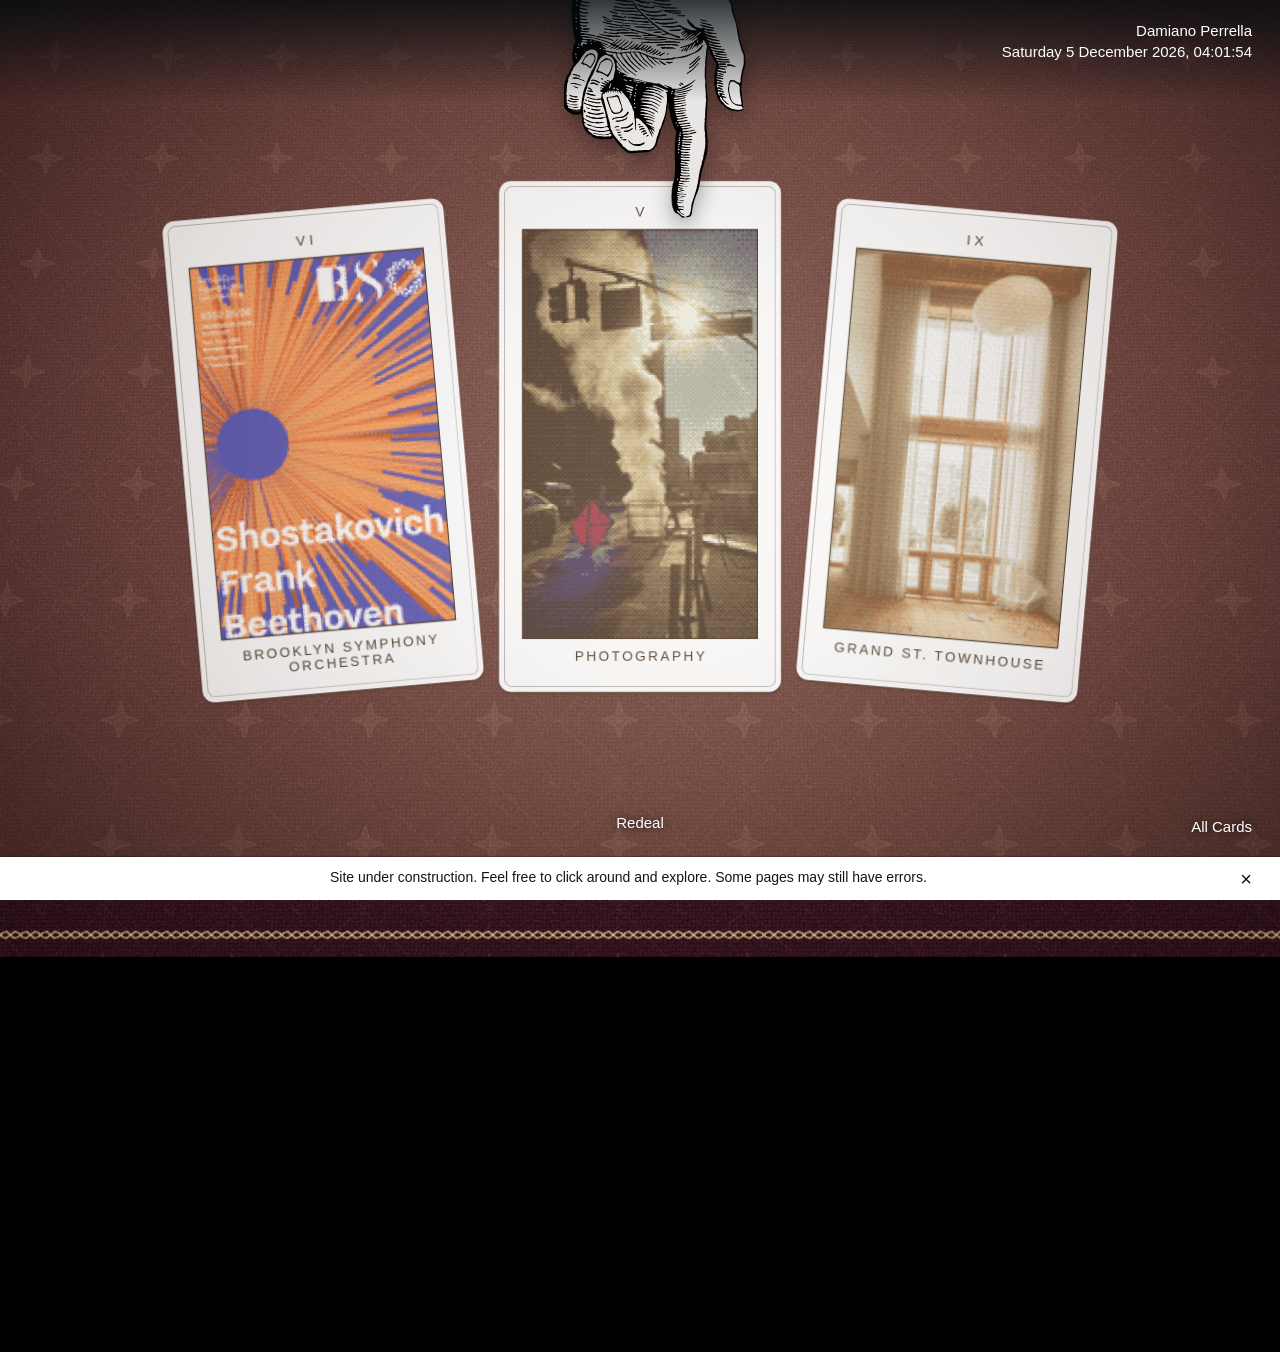
<file: index.html>
<!DOCTYPE html>
<html lang="en">
<head>
<meta charset="utf-8">
<meta name="viewport" content="width=device-width, initial-scale=1">
<meta name="pt-color" content="#1c4048">
<title>Damiano Perrella — Architect</title>
<link rel="icon" href="/favicon.ico" sizes="48x48">
<link rel="icon" type="image/png" sizes="32x32" href="/favicon-32.png">
<link rel="icon" type="image/png" sizes="16x16" href="/favicon-16.png">
<link rel="apple-touch-icon" href="/apple-touch-icon.png">
<script src="site.js"></script>
<style>
  /* ============================================================
     DESIGN TOKENS — everything colour/type lives here.
     ============================================================ */
  :root {
    /* the dark room: a cold teal-black, lit by candles */
    --room:       #3a0e14;
    --room-haze:  #5a1a22;               /* the cold light hanging in the air */
    --gold:       #8a7550;               /* old tarnished thread, unlit */
    --gold-lit:   #f2d89e;               /* the same thread where a flame catches it */

    --card:  #ffffff;
    --ink:   #141414;                    /* text + hairlines on the cards */
    --ink-dim: rgba(20, 20, 20, .35);
    --on-bg: #ffffff;                    /* text sitting on the felt */

    --font: "Helvetica Neue", Helvetica, Arial, sans-serif;   /* the only typeface */

    --card-w: clamp(190px, 22vw, 300px);

    /* Manicule: width of the floating hand. Your SVG should be drawn
       POINTING DOWN. */
    --manicule-w: 220px;
    --manicule-filter: brightness(.9) sepia(.03);             /* e.g. invert(1) if your SVG is black */
  }

  * { box-sizing: border-box; margin: 0; padding: 0; }

  body {
    min-height: 100vh;
    display: flex;
    flex-direction: column;
    align-items: center;
    justify-content: center;
    padding: 3rem 1.5rem;
    overflow-x: hidden;
    color: var(--on-bg);
    font-family: var(--font);
    background: var(--room);
  }

  /* ---------------- the dark room: velvet with an embroidered border, lit by two candles ---------------- */
  .room {
    position: fixed; inset: 0; z-index: 0;
    pointer-events: none; isolation: isolate; overflow: hidden;
    background: var(--room);
    --f0: 1; --f1: 1;                                /* candle flicker, set from JS */
  }
  .room > * { position: absolute; inset: 0; display: block; }
  /* the cold light hanging in the air, and the nap of the velvet */
  .room .haze { background: radial-gradient(ellipse 90% 80% at 50% 50%, rgba(120, 34, 42, .22), transparent 80%); }
  /* wool baize: a fine, even nap and a barely-there weave, nothing cloudy */
  .room .nap {
    background-image:
      repeating-linear-gradient(0deg, rgba(0, 0, 0, .16) 0 1px, transparent 1px 3px),
      repeating-linear-gradient(90deg, rgba(0, 0, 0, .13) 0 1px, transparent 1px 3px),
      url("data:image/svg+xml,%3Csvg xmlns='http://www.w3.org/2000/svg' width='200' height='200'%3E%3Cfilter id='f' x='0' y='0' width='100%25' height='100%25'%3E%3CfeTurbulence type='fractalNoise' baseFrequency='.75' numOctaves='3' seed='4' stitchTiles='stitch'/%3E%3CfeColorMatrix type='saturate' values='0'/%3E%3CfeComponentTransfer%3E%3CfeFuncR type='linear' slope='2.4' intercept='-.7'/%3E%3CfeFuncG type='linear' slope='2.4' intercept='-.7'/%3E%3CfeFuncB type='linear' slope='2.4' intercept='-.7'/%3E%3C/feComponentTransfer%3E%3C/filter%3E%3Crect width='100%25' height='100%25' filter='url(%23f)'/%3E%3C/svg%3E");
    background-size: auto, auto, 200px 200px; mix-blend-mode: soft-light; opacity: .9;
  }
  /* the embroidered border, dim; and the same border bright, only where a flame reaches it */
  .room .thread { background-repeat: no-repeat; opacity: 1; filter: brightness(1.7); }
  .room .lit {
    background-repeat: no-repeat; opacity: 1; mix-blend-mode: screen;
    -webkit-mask-image: var(--mask); mask-image: var(--mask);
  }
  .room .grain {
    background-image: url("data:image/svg+xml,%3Csvg xmlns='http://www.w3.org/2000/svg' width='260' height='260'%3E%3Cfilter id='n' x='0' y='0' width='100%25' height='100%25'%3E%3CfeTurbulence type='fractalNoise' baseFrequency='.9' numOctaves='2' seed='3' stitchTiles='stitch'/%3E%3CfeColorMatrix type='saturate' values='0'/%3E%3CfeComponentTransfer%3E%3CfeFuncR type='linear' slope='2.2' intercept='-.55'/%3E%3CfeFuncG type='linear' slope='2.2' intercept='-.55'/%3E%3CfeFuncB type='linear' slope='2.2' intercept='-.55'/%3E%3C/feComponentTransfer%3E%3C/filter%3E%3Crect width='100%25' height='100%25' filter='url(%23n)'/%3E%3C/svg%3E");
    background-size: 260px 260px; mix-blend-mode: overlay; opacity: .45;
  }
  .room .vignette { background: radial-gradient(ellipse 85% 80% at 50% 50%, transparent 30%, rgba(0, 0, 0, .72) 100%); }
  .room canvas { width: 100%; height: 100%; filter: blur(5px); }
  /* the light each flame throws on the cloth (additive) */
  .room .glow {
    inset: auto; width: 62vmax; height: 62vmax; margin: -31vmax 0 0 -31vmax;
    background: radial-gradient(circle, rgba(255, 240, 190, .95) 0%, rgba(255, 214, 130, .6) 5%, rgba(250, 172, 78, .3) 14%, rgba(226, 120, 44, .12) 28%, rgba(180, 80, 30, .035) 44%, transparent 58%);
    mix-blend-mode: screen; opacity: calc(.7 + var(--f, 1) * .3); transform: scale(calc(.9 + var(--f, 1) * .1));
  }
  /* the candles, seen from above: a round brass holder with a ring handle, wax, and a flame */
  .candle {
    visibility: hidden; pointer-events: none;
    position: absolute; inset: auto; width: clamp(104px, 11vw, 160px);
    cursor: default; touch-action: none; user-select: none; -webkit-user-select: none;
    filter: drop-shadow(5px 9px 7px rgba(0, 0, 0, .65));
    transition: filter .2s ease;
  }
  .candle.drag { cursor: grabbing; filter: drop-shadow(10px 18px 12px rgba(0, 0, 0, .6)); }
  .candle img { position: absolute; inset: 0; width: 100%; height: 100%; image-rendering: pixelated; pointer-events: none; }
  .candle svg { position: absolute; inset: 0; display: block; width: 100%; height: 100%; overflow: visible; pointer-events: none; }
  .candle .flame { transform-box: fill-box; transform-origin: 50% 50%; transform: scale(calc(.86 + var(--f, 1) * .16)); }
  .candle .flame circle:first-child { filter: blur(2px); }
  #shade { position: fixed; inset: 0; z-index: 5; pointer-events: none; background: rgba(6, 2, 3, .1); -webkit-mask-image: var(--m); mask-image: var(--m); -webkit-mask-composite: source-in; mask-composite: intersect; }
  #candles { position: fixed; inset: 0; z-index: 9; pointer-events: none; }
  #relight { position: fixed; inset: 0; z-index: 5; pointer-events: none; overflow: hidden; }
  #relight i {
    position: absolute; width: 50vmax; height: 50vmax; margin: -25vmax 0 0 -25vmax; display: block;
    background: radial-gradient(circle, rgba(255, 232, 170, .85) 0%, rgba(255, 196, 108, .38) 24%, rgba(255, 160, 70, .1) 44%, transparent 60%);
    mix-blend-mode: soft-light; opacity: calc(.7 + var(--f, 1) * .3);
  }
  .room .glow, #relight { display: none; }
  #flare { position: fixed; inset: 0; width: 100%; height: 100%; z-index: 6; pointer-events: none; mix-blend-mode: screen; }
  .candle .flame { z-index: 2; }
  /* ---------- the table: a dim, quiet room; an embroidered cloth seen from about 80 degrees ---------- */
  html, body { background: #000; }
  .room { background: #2a0d14; transform: perspective(1500px) rotateX(12deg) scale(1.3); transform-origin: 50% 80%; }
  .room::after { content: ""; position: absolute; left: 0; right: 0; top: 0; height: 3px; background: linear-gradient(#0a0305, #1b080d); box-shadow: 0 1px 0 rgba(200, 150, 130, .12); }
  .room .haze { background: radial-gradient(ellipse 85% 75% at 50% 52%, rgba(120, 70, 92, .20), transparent 78%); }
  .room .brocade { background-image: url("data:image/svg+xml,%3Csvg xmlns=%22http://www.w3.org/2000/svg%22 width=%2296%22 height=%2296%22 viewBox=%220 0 96 96%22 fill=%22none%22 stroke=%22%23c9967a%22 stroke-width=%221%22 stroke-linejoin=%22round%22 stroke-linecap=%22round%22%3E%3Cpath d=%22M48 0 96 48 48 96 0 48Z%22 opacity=%22.5%22/%3E%3Cpath d=%22M48 14 82 48 48 82 14 48Z%22 opacity=%22.35%22/%3E%3Cpath d=%22M48 34 51.5 44.5 62 48 51.5 51.5 48 62 44.5 51.5 34 48 44.5 44.5Z%22 fill=%22%23c9967a%22 fill-opacity=%22.45%22/%3E%3Ccircle cx=%2248%22 cy=%2248%22 r=%222.4%22 fill=%22%23c9967a%22 fill-opacity=%22.6%22 stroke=%22none%22/%3E%3Cpath d=%22M-4 0a6 6 0 0 0 8 8a8 8 0 0 1-8-8ZM92 0a6 6 0 0 0 8 8a8 8 0 0 1-8-8ZM-4 96a6 6 0 0 0 8 8a8 8 0 0 1-8-8ZM92 96a6 6 0 0 0 8 8a8 8 0 0 1-8-8Z%22 fill=%22%23c9967a%22 fill-opacity=%22.4%22 stroke=%22none%22 transform=%22translate%280 -4%29%22/%3E%3Cpath d=%22M48 0V14M48 82V96M0 48H14M82 48H96%22 opacity=%22.3%22/%3E%3C/svg%3E"); background-size: 96px 96px; opacity: .17; mix-blend-mode: screen; }
  .room .lit { display: none; }
  #manicule #manicule-lit { display: none; }
  .room .vignette { background: radial-gradient(ellipse 92% 88% at 50% 52%, transparent 38%, rgba(2, 3, 8, .62) 100%); }
  #flare, #shade { display: none !important; }
  /* a soft, even room light: cards take a little of the same dimness at the corners */
  /* the room is dim; one round lamp hangs overhead and drifts after the cursor, lifting the dark where it falls */
  #ambient { position: fixed; inset: 0; z-index: 5; pointer-events: none;
    background: radial-gradient(ellipse 95% 90% at 50% 50%, rgba(8, 4, 10, .44) 40%, rgba(4, 2, 8, .66) 100%);
    -webkit-mask-image: radial-gradient(circle at var(--lx, 50%) var(--ly, 50%), rgba(0,0,0,.1) 0, rgba(0,0,0,.1) calc(var(--lr, 460px) * .12), #000 var(--lr, 460px));
            mask-image: radial-gradient(circle at var(--lx, 50%) var(--ly, 50%), rgba(0,0,0,.1) 0, rgba(0,0,0,.1) calc(var(--lr, 460px) * .12), #000 var(--lr, 460px)); }
  #lamp { position: fixed; inset: 0; z-index: 6; pointer-events: none; mix-blend-mode: screen;
    background: radial-gradient(circle at var(--lx, 50%) var(--ly, 50%), rgba(255, 206, 150, .40) 0, rgba(255, 192, 128, .26) calc(var(--lr, 460px) * .3), rgba(240, 160, 90, .12) calc(var(--lr, 460px) * .6), rgba(240, 160, 90, .04) calc(var(--lr, 460px) * .85), rgba(240, 160, 90, 0) var(--lr, 460px)); }
  .tilt { box-shadow: var(--sx, 0px) var(--sy, 3px) var(--sb, 8px) rgba(0, 0, 0, .46), 0 1px 2px rgba(0, 0, 0, .55); }

  /* ---------------- header (fixed, top right) ---------------- */
  .id {
    position: fixed; top: 0; left: 0; right: 0;
    z-index: 20;
    padding: 1.25rem 1.75rem 2.5rem;
    text-align: right;
    font-size: 15px;
    line-height: 1.4;
    pointer-events: none;                              /* only the two links are clickable */
    background: linear-gradient(rgba(4, 10, 14, .8), rgba(4, 10, 14, 0));
  }
  .id a {
    display: block;
    width: fit-content;
    margin-left: auto;
    pointer-events: auto;
    color: var(--on-bg);
    text-decoration: none;
    font-variant-numeric: tabular-nums;                /* stops the seconds jittering */
  }
  .id a:hover, .id a:focus-visible { text-decoration: underline; text-underline-offset: 3px; outline: none; }

  /* ---------------- "All Cards" link (fixed, bottom right) ---------------- */
  .all {
    position: fixed; right: 1.75rem; bottom: calc(1.25rem + var(--banner-h, 0px));
    z-index: 20;
    font-size: 15px; line-height: 1.4;
    color: var(--on-bg);
    text-decoration: none;
    text-shadow: 0 0 10px rgba(4, 10, 14, .8);
  }
  .all:hover, .all:focus-visible { text-decoration: underline; text-underline-offset: 3px; outline: none; }

  /* ---------------- "Redeal" button (fixed, bottom centre) ---------------- */
  .redeal {
    position: fixed; left: 50%; bottom: calc(1.25rem + var(--banner-h, 0px));
    transform: translateX(-50%);
    z-index: 20;
    font: inherit; font-size: 15px; line-height: 1.4;
    color: var(--on-bg);
    background: none; border: 0; padding: 4px 8px; cursor: pointer;
    text-shadow: 0 0 10px rgba(4, 10, 14, .8);
  }
  .redeal:hover, .redeal:focus-visible { text-decoration: underline; text-underline-offset: 3px; outline: none; }
  .redeal:disabled { cursor: default; text-decoration: none; opacity: .55; }

  /* ---------------- "site under construction" banner (bottom strip) ---------------- */
  .banner {
    position: fixed; left: 0; right: 0; bottom: 0;
    z-index: 30;
    display: flex; align-items: center; justify-content: center; gap: 1.2rem;
    padding: 11px 3.2rem 12px 1.75rem;
    background: var(--card);
    color: var(--ink);
    font-size: 14px; line-height: 1.4; text-align: center;
    box-shadow: 0 -1px 0 var(--ink-dim);
    opacity: 0; transform: translateY(100%);
    transition: opacity .5s ease, transform .5s cubic-bezier(.2,.8,.2,1);
  }
  .banner.show { opacity: 1; transform: none; }
  .banner button {
    position: absolute; right: 1.25rem; top: 50%; transform: translateY(-50%);
    font: inherit; font-size: 20px; line-height: 1; color: var(--ink);
    background: none; border: 0; cursor: pointer; padding: 4px 8px;
  }
  .banner button:hover, .banner button:focus-visible { text-decoration: underline; outline: none; }
  @media (prefers-reduced-motion: reduce) { .banner { transition: none; } }

  /* ---------------- the spread ---------------- */
  .table {
    position: relative;
    z-index: 2;
    display: flex;
    justify-content: center;
    flex-wrap: wrap;
    gap: 2.2rem;
  }
  @media (min-width: 900px) {
    .table .card:nth-child(2) { margin-top: -28px; }
  }

  /* ---------------- tarot card ---------------- */
  .card {
    --tilt: 0deg;
    display: block;
    width: var(--card-w);
    aspect-ratio: 7 / 12;           /* tarot proportions */
    perspective: 900px;
    text-decoration: none;
    color: inherit;
    opacity: 0;                      /* revealed by the deal animation */
    transform: rotate(var(--tilt));
  }
  .card.dealt { opacity: 1; }
  .card:focus-visible { outline: none; }

  .tilt {
    position: relative;
    width: 100%; height: 100%;
    padding: 9px;
    border-radius: 12px;
    background: var(--card);
    /* Hard overhead light: a crisp, dark shadow falling straight down onto the table */
    box-shadow: 0 2px 3px rgba(0, 0, 0, .5);
    transform-style: preserve-3d;
    transition: transform .35s cubic-bezier(.2,.8,.2,1), box-shadow .35s ease;
    will-change: transform;
  }
  /* inner hairline frame */
  .tilt::before {
    content: "";
    position: absolute; inset: 5px;
    border: 1px solid var(--ink-dim);
    border-radius: 8px;
    pointer-events: none;
    z-index: 3;
  }
  .card:hover .tilt,
  .card:focus-visible .tilt {
    /* Lifted toward the light: the shadow on the table stays put, so relative
       to the card it sits further away and softens a little */
    box-shadow: 0 7px 9px rgba(0, 0, 0, .38);
  }

  .inner {
    position: relative;
    width: 100%; height: 100%;
    display: flex;
    flex-direction: column;
    padding: 14px 14px 12px;
    gap: 10px;
  }
  .numeral {
    text-align: center;
    font-size: .85rem;
    letter-spacing: .3em;
    padding-left: .3em;
    color: var(--ink);
  }
  .art {
    position: relative;
    flex: 1;
    overflow: hidden;
    border: 1px solid var(--ink-dim);
    background: #000;
  }
  .art img {
    position: absolute; inset: 0;
    width: 100%; height: 100%;
    object-fit: cover;
  }
  .name {
    text-align: center;
    font-size: .85rem;
    letter-spacing: .18em;
    text-transform: uppercase;
    padding-left: .18em;
    color: var(--ink);
    min-height: 1.6em;
  }

  /* ---------------- floating manicule ---------------- */
  #manicule {
    position: fixed; top: 0; left: 0;
    width: 0; height: 0;
    z-index: 10;       /* under the name and clock */
    pointer-events: none;
  }
  #manicule .pivot {
    position: absolute; top: 0;
    width: var(--manicule-w);
    left: calc(var(--manicule-w) * -0.511);   /* the sleeve's centre sits on the hinge point */
    transform-origin: 51.1% 0;                /* hinge: the top of the sleeve, far above the screen */
  }
  #manicule img {
    display: block;
    width: 100%;
    height: auto;
    filter: var(--manicule-filter) drop-shadow(0 8px 10px rgba(0, 0, 0, .35));
  }

  #manicule #manicule-lit { position: absolute; left: 0; top: 0; filter: sepia(1) saturate(3.2) hue-rotate(-8deg) brightness(1.3); mix-blend-mode: normal; -webkit-mask-image: var(--hm, none); mask-image: var(--hm, none); }
  @media (prefers-reduced-motion: reduce) {
    .tilt { transition: none; }
  }
  /* ---------------- the fortune machine ---------------- */
  #dim {
    position: fixed; inset: 0; z-index: 40;
    background: rgba(4, 10, 14, .9);
    opacity: 0; pointer-events: none;
    transition: opacity .9s ease;
  }
  body.fortune #dim { opacity: 1; pointer-events: auto; }
  body.fortune #manicule { opacity: 0; transition: opacity .6s ease; }
  #manicule { transition: opacity .6s ease; }
  .table, .all, .redeal { transition: opacity .9s ease; }
  body.fortune .all, body.fortune .redeal { opacity: .15; }

  #machine {
    position: fixed; left: 50%; top: 0; z-index: 41;
    --my: 0px;                                   /* set in JS so the machine sits in the middle of the screen */
    transform: translate(-50%, calc(var(--my) + 24px));
    opacity: 0; pointer-events: none;
    transition: opacity .8s ease, transform .9s cubic-bezier(.2,.8,.2,1);
  }
  body.fortune #machine { opacity: 1; transform: translate(-50%, var(--my)); }
  .mach { --m: min(420px, 80vw, 36vh); width: var(--m); font-size: calc(var(--m) / 32); position: relative; }
  .mach-body {
    position: relative; height: calc(var(--m) * 1.12);
    background: #ece7dc; border-radius: calc(var(--m) * .05);
    box-shadow: inset 0 0 0 1px #cfc9bb;
  }
  .mach-led { position: absolute; top: 2.2%; right: 5%; width: 8%; height: 1.1%; background: #9ec7a6; }
  .mach-bezel {
    position: absolute; left: 11%; right: 11%; top: 7%; bottom: 6%;
    background: #8f979b; border-radius: calc(var(--m) * .035);
    padding: calc(var(--m) * .03);
    box-shadow: inset 0 0 0 1px #6f777b;
  }
  .mach-window {
    position: relative; width: 100%; height: 100%;
    background: #f3f1ea; border-radius: calc(var(--m) * .02);
    overflow: hidden;
    display: flex; align-items: center; justify-content: center;
  }
  .mach-window img {
    height: 88%; aspect-ratio: 7 / 12; width: auto; display: block;
    transition: filter .25s ease;
  }
  .mach-window img.fast { filter: blur(2px); }
  .mach-window img.rev { transform: rotate(180deg); }
  .mach-window img.thunk { animation: thunk .35s ease-out; }
  @keyframes thunk { 0% { scale: 1.05; } 100% { scale: 1; } }
  .mach-window .stack { position: absolute; left: 6%; right: 6%; height: 5%; background: #fff; border: 1px solid #c9c5ba; }
  .mach-window .stack.t { top: 0; border-top: 0; }
  .mach-window .stack.b { bottom: 0; border-bottom: 0; }
  .mach-window .rod { position: absolute; left: 0; right: 0; top: 50%; height: 2px; background: #5d6366; opacity: .8; }
  .mach-base {
    position: relative; height: calc(var(--m) * .28); margin: 0 -4%;
    background: #e4dfd3; border-radius: calc(var(--m) * .045);
    box-shadow: inset 0 0 0 1px #cfc9bb;
  }
  .mach-chip { position: absolute; left: 7%; top: 18%; width: 15%; height: 10%; background: #b5b0a4; }
  .mach-btn { position: absolute; right: 12%; top: 22%; width: 17%; height: 22%; background: #98a2a7; border-radius: 3px; box-shadow: inset 0 -2px 0 #7e888d; }
  .mach-slot { position: absolute; left: 50%; bottom: 0; width: 66%; height: 4px; transform: translateX(-50%); background: #3b3f40; }
  .mach-paper {
    position: absolute; left: 50%; top: calc(100% - 2px); transform: translateX(-50%);
    width: 21em; height: 60em; overflow: hidden; z-index: 0;
  }
  .mach-paper .rwrap { position: absolute; left: 0; top: 0; width: 100%; }
  .mach-base { z-index: 1; }

  /* thermal paper receipt, in the machine and on the table */
  .rwrap { width: 17.5em; filter: drop-shadow(0 3px 2px rgba(0, 0, 0, .45)); }
  .receipt {
    width: 100%; box-sizing: border-box;
    background: #fff; color: #1b1b1b;
    font-family: ui-monospace, "SF Mono", Menlo, Consolas, "Liberation Mono", monospace;
    font-size: 1em; line-height: 1.38;
    padding: 1.1em 1.1em 2em;
    clip-path: var(--zig);
  }
  .receipt h4 { margin: 0 0 .7em; font-size: 1.05em; font-weight: 700; letter-spacing: .05em; text-align: center; text-transform: uppercase; }
  .receipt hr { border: 0; border-top: 1px dashed #8a8a8a; margin: .6em 0; }
  .receipt p { margin: 0; }
  .receipt .meta { font-size: .94em; }
  .receipt .txt { margin-top: .1em; }

  #receipts { position: fixed; inset: 0; z-index: 8; pointer-events: none; }
  #receipts .rwrap {
    position: absolute; font-size: 11px; width: 17.5em; pointer-events: auto; cursor: grab; touch-action: none;
    user-select: none; -webkit-user-select: none;
    transition: filter .2s ease;
  }
  #receipts .kwrap { position: absolute; width: 128px; pointer-events: auto; cursor: grab; touch-action: none; user-select: none; -webkit-user-select: none; }
  #receipts .kwrap img { display: block; width: 100%; height: auto; pointer-events: none; -webkit-user-drag: none; }
  #receipts .kwrap.rev img { transform: rotate(180deg); }
  #receipts .kwrap { filter: drop-shadow(0 4px 3px rgba(0, 0, 0, .5)); }
  .receipt .sec { margin: 0 0 .55em; }
  .receipt .sec b { display: block; font-size: .94em; letter-spacing: .04em; text-transform: uppercase; }
  .receipt .sum b { display: block; font-size: .94em; letter-spacing: .04em; text-transform: uppercase; margin-bottom: .1em; }
  #receipts .rwrap.drag, #receipts .kwrap.drag { cursor: grabbing; filter: drop-shadow(0 12px 5px rgba(0, 0, 0, .4)); }
  @media (prefers-reduced-motion: reduce) { #dim, #machine, .table, .all, .redeal { transition: none; } }
</style>
</head>
<body>

<div class="room" id="room" aria-hidden="true">
  <i class="haze"></i><i class="nap"></i><i class="brocade"></i><i class="thread"></i><i class="lit"></i><i class="vignette"></i><i class="grain"></i>
  <div class="candle" data-i="0" data-fx="34" data-fy="25" data-gy="52" data-top="32" data-w="80" data-hh="78" style="aspect-ratio: 80 / 78" title="Drag me">
    <svg viewBox="0 0 80 78" aria-hidden="true">
      <g class="flame"><circle cx="34" cy="24" r="6.500" fill="rgba(255,216,134,.5)"/><ellipse cx="34" cy="24" rx="3" ry="5" fill="#ffe39a"/><ellipse cx="34" cy="25.500" rx="1.400" ry="2.800" fill="#fffbe8"/></g>
    </svg>
  </div>
  <div class="candle" data-i="1" data-fx="34" data-fy="25" data-gy="84" data-top="32" data-w="80" data-hh="110" style="aspect-ratio: 80 / 110" title="Drag me">
    <svg viewBox="0 0 80 110" aria-hidden="true">
      <g class="flame"><circle cx="34" cy="24" r="6.500" fill="rgba(255,216,134,.5)"/><ellipse cx="34" cy="24" rx="3" ry="5" fill="#ffe39a"/><ellipse cx="34" cy="25.500" rx="1.400" ry="2.800" fill="#fffbe8"/></g>
    </svg>
  </div>
</div>
<div id="shade" aria-hidden="true"></div>
<div id="relight" aria-hidden="true"></div>
<div id="candles"></div>
<div id="ambient" aria-hidden="true"></div>
<div id="lamp" aria-hidden="true"></div>

<header class="id">
  <a href="/about">Damiano Perrella</a>
  <a href="/fate" id="clock" aria-label="Current date and time. Open the planetary chart."></a>
</header>

<a class="all" href="/cards">All Cards</a>
<button class="redeal" id="redeal" type="button" disabled>Redeal</button>

<main class="table" id="table"></main>


<div id="dim"></div>
<div id="machine" aria-hidden="true">
  <div class="mach">
    <div class="mach-body">
      <div class="mach-led"></div>
      <div class="mach-bezel"><div class="mach-window">
        <img id="mw-img" alt="">
        <i class="stack t"></i><i class="stack b"></i><b class="rod"></b>
      </div></div>
    </div>
    <div class="mach-base"><i class="mach-chip"></i><i class="mach-btn"></i><i class="mach-slot"></i></div>
    <div class="mach-paper" id="mpaper"></div>
  </div>
</div>
<div id="receipts"></div>

<div id="manicule" aria-hidden="true">
  <div class="pivot"><img id="manicule-img" alt=""><img id="manicule-lit" alt=""></div>
</div>


<script>
/* ============================================================
   THE ROOM: dark velvet with an embroidered border of gold and
   silver thread, lit by two candles seen from above. The candles
   can be dragged; the light, the glints and the glow on the cards
   follow them, and they stay where they are put.
   ============================================================ */
(function () {
  const room = document.getElementById("room"), relight = document.getElementById("relight"), shade = document.getElementById("shade");
  if (!room) return;
  const cs = getComputedStyle(document.documentElement);
  const gold = cs.getPropertyValue("--gold").trim() || "#c9a24a", lit = cs.getPropertyValue("--gold-lit").trim() || "#ffe3a0";

  /* ---- the embroidered border: drawn to the size of the window, twice (dim, and lit) ---- */
  function frame(w, h, col) {
    /* a single fine braid of two thread strands, close to the edge */
    const a = 16, amp = 2.6, lam = 15, n = v => v.toFixed(1);
    const W = w - 2 * a, H = h - 2 * a, P = 2 * (W + H);
    const at = s => {                                               // a point and outward normal at distance s round the rectangle
      s = ((s % P) + P) % P;
      if (s < W) return [a + s, a, 0, -1];
      if (s < W + H) return [a + W, a + s - W, 1, 0];
      if (s < 2 * W + H) return [a + W - (s - W - H), a + H, 0, 1];
      return [a, a + H - (s - 2 * W - H), -1, 0];
    };
    const strand = ph => {
      let d = "";
      for (let s = 0; s <= P; s += 3) {
        const [x, y, nx, ny] = at(s), corner = Math.min(1, Math.min(s % (W + H) < W ? Math.min(s % (W + H), W - s % (W + H)) : Math.min(s % (W + H) - W, H - (s % (W + H) - W)), 40) / 40);
        const o = amp * Math.sin(s / lam * 6.2832 + ph) * corner;
        d += (s ? "L" : "M") + n(x + nx * o) + " " + n(y + ny * o);
      }
      return `<path d="${d}Z"/>`;
    };
    const svg = `<svg xmlns="http://www.w3.org/2000/svg" width="${w}" height="${h}" viewBox="0 0 ${w} ${h}" fill="none" stroke="${col}" stroke-width="1.1" stroke-linejoin="round">${strand(0)}${strand(3.1416)}</svg>`;
    return `url("data:image/svg+xml,${encodeURIComponent(svg)}")`;
  }
  function drawFrame() {
    room.querySelector(".thread").style.backgroundImage = frame(innerWidth, innerHeight, gold);
    room.querySelector(".lit").style.backgroundImage = frame(innerWidth, innerHeight, lit);
  }

  /* ---- the candles ---- */
  const START = [{ x: .0, y: .28 }, { x: .015, y: .6 }];   // two candles just off the edge of the table, never seen           // where each tray's centre starts, as a fraction of the window
  let saved = null;
  const pos = START.map((d, i) => saved && saved[i] && isFinite(saved[i].x) && isFinite(saved[i].y) ? { x: +saved[i].x, y: +saved[i].y } : { ...d });
  const candleLayer = document.getElementById("candles");        // candles sit above the cards so they can never get buried
  room.querySelectorAll(".candle").forEach(c => candleLayer.appendChild(c));
  const flames = [...candleLayer.querySelectorAll(".candle")].map((el, i) => {
    const glow = document.createElement("i"); glow.className = "glow"; room.appendChild(glow);
    const rl = document.createElement("i"); relight.appendChild(rl);
    const d = el.dataset, W80 = +d.w, HH = +d.hh;
    return { el, glow, rl, i, x: 0, y: 0, f: 1, target: 1, next: 0, fx: d.fx / W80, fy: d.fy / HH, gy: +d.gy - +d.fy, ctop: +d.gy - +d.top };
  });
  const clampPos = p => { /* the lights are fixed, off to the sides */ };

  function layout() {                                            // put each candle where its fraction says, then light from it
    flames.forEach(o => {
      const p = pos[o.i]; clampPos(p);
      const w = o.el.offsetWidth, h = o.el.offsetHeight;
      o.el.style.left = (p.x * innerWidth - w * o.fx) + "px"; o.el.style.top = (p.y * innerHeight - h * o.fy) + "px";
      o.bx = o.x = p.x * innerWidth; o.by = o.y = p.y * innerHeight;
    });
    light(); if (typeof shadows === "function") shadows();
  }
  /* long shadows: every card and candle holder throws a shadow away from each flame */
  const cv = document.createElement("canvas"), cx = cv.getContext("2d");
  cv.setAttribute("aria-hidden", "true"); cv.style.cssText = "position:fixed;inset:0;width:100%;height:100%;z-index:6;pointer-events:none;filter:blur(7px)"; document.body.appendChild(cv);
  const dpr = Math.min(devicePixelRatio || 1, 1.5);
  function sizeCanvas() { cv.width = Math.round(innerWidth * dpr / 2); cv.height = Math.round(innerHeight * dpr / 2); cx.setTransform(cv.width / innerWidth, 0, 0, cv.height / innerHeight, 0, 0); }
  function hull(pts) {                                            // convex hull (monotone chain)
    pts = pts.slice().sort((a, b) => a[0] - b[0] || a[1] - b[1]);
    const cr = (o, a, b) => (a[0] - o[0]) * (b[1] - o[1]) - (a[1] - o[1]) * (b[0] - o[0]), lo = [], up = [];
    for (const p of pts) { while (lo.length > 1 && cr(lo[lo.length - 2], lo[lo.length - 1], p) <= 0) lo.pop(); lo.push(p); }
    for (const p of pts.reverse()) { while (up.length > 1 && cr(up[up.length - 2], up[up.length - 1], p) <= 0) up.pop(); up.push(p); }
    return lo.slice(0, -1).concat(up.slice(0, -1));
  }
  function shadows() {
    /* a point light at each flame's real height. A point at height z lands on the table at
       light + (point - light) * H / (H - z): flat cards only throw a short edge, the tall candles throw long ones */
    cx.clearRect(0, 0, innerWidth, innerHeight); return;
    const cards = [];
    document.querySelectorAll(".card").forEach(c => {
      const r = c.getBoundingClientRect(); if (r.width < 20) return;
      const m = r.width * .06;
      cards.push([[r.left + m, r.top + m], [r.right - m, r.top + m], [r.right - m, r.bottom - m], [r.left + m, r.bottom - m]]);
    });
    const ring = (x, y, rx, n = 16) => Array.from({ length: n }, (_, i) => [x + Math.cos(i / n * 6.2832) * rx, y + Math.sin(i / n * 6.2832) * rx * .8]);
    const fill = (poly, a, hole) => {
      cx.save(); cx.beginPath();
      if (hole) { cx.rect(-50, -50, innerWidth + 100, innerHeight + 100); hole.forEach((p, i) => i ? cx.lineTo(p[0], p[1]) : cx.moveTo(p[0], p[1])); cx.closePath(); cx.clip("evenodd"); cx.beginPath(); }
      poly.forEach((p, i) => i ? cx.lineTo(p[0], p[1]) : cx.moveTo(p[0], p[1])); cx.closePath();
      cx.fillStyle = `rgba(0,0,0,${a})`; cx.fill(); cx.restore();
    };
    flames.forEach(o => {
      const sc = o.el.offsetWidth / 80, Lh = o.gy * sc * (1 + (o.f - 1) * .5);     // flame height above the table, bobbing with the flicker
      const lx = o.x, ly = o.y + o.gy * sc;                                         // the light's spot on the table
      const proj = (x, y, z) => { const k = Lh / Math.max(Lh - z, Lh * .22); return [lx + (x - lx) * k, ly + (y - ly) * k]; };
      cards.forEach(q => {                                                          // cards: 3px thick, a short edge
        const top = q.map(p => proj(p[0], p[1], 3));
        fill(hull(q.concat(top)), .3, q);
      });
    });
  }
  function light() {
    const rad = Math.max(innerWidth, innerHeight);
    flames.forEach(o => {
      o.glow.style.left = o.x + "px"; o.glow.style.top = o.y + "px";
      o.rl.style.left = o.x + "px"; o.rl.style.top = o.y + "px";
    });
    const stops = flames.map(o => `radial-gradient(circle at ${o.x.toFixed(0)}px ${o.y.toFixed(0)}px, rgba(0,0,0,calc(.6 + var(--f${o.i}) * .4)) 0, rgba(0,0,0,.7) calc(${rad * .13}px * var(--f${o.i})), rgba(0,0,0,.3) calc(${rad * .26}px * var(--f${o.i})), transparent calc(${rad * .46}px * var(--f${o.i})))`);
    room.style.setProperty("--mask", stops.join(","));
    const hole = flames.map(o => `radial-gradient(circle at ${o.x.toFixed(0)}px ${o.y.toFixed(0)}px, transparent 0, transparent calc(${rad * .1}px * var(--f${o.i})), rgba(0,0,0,.5) calc(${rad * .26}px * var(--f${o.i})), #000 calc(${rad * .5}px * var(--f${o.i})))`).join(",");
    shade.style.setProperty("--m", hole);
  }

  window.CANDLES = [];
  sizeCanvas(); drawFrame(); layout(); shadows();
  addEventListener("resize", () => { sizeCanvas(); drawFrame(); layout(); shadows(); });
  addEventListener("load", layout);

  /* no candles: the table is lit by the dim room alone */
})();
</script>
<canvas id="flare" aria-hidden="true" style="display:none"></canvas>
<script>
/* the unseen candles: soft warm pools that breathe and jolt, their edges broken up by uneven dark patches */
(() => {
  const cv = document.getElementById("flare"), g = cv.getContext("2d");
  const sz = () => { cv.width = Math.round(innerWidth / 2); cv.height = Math.round(innerHeight / 2); }; sz(); addEventListener("resize", sz);
  const st = [0, 1].map(i => ({ rot: 0, blobs: Array.from({ length: 7 }, () => ({ a: Math.random() * 6.2832, v: (Math.random() - .5) * .22, d: .18 + Math.random() * .75, s: .1 + Math.random() * .2, k: .08 + Math.random() * .12 })) }));
  let pt = performance.now();
  function frame(now) {
    requestAnimationFrame(frame); const dt = Math.min(.1, (now - pt) / 1000); pt = now;
    const C = window.CANDLES; if (!C) return;
    g.globalCompositeOperation = "source-over"; g.clearRect(0, 0, cv.width, cv.height);
    g.globalCompositeOperation = "lighter";
    C.forEach((o, i) => {
      const l = st[i], b = o.f, R = Math.max(innerWidth, innerHeight) * .9 * (.6 + b * .4), x = o.x / 2, y = o.y / 2, r = R / 2;
      l.rot = .14 * Math.sin(now / 1000 * .31 + i * 2);                  // the pool tilts slowly
      g.save(); g.translate(x, y); g.rotate(l.rot); g.scale(1, .78 + .12 * b);
      const gr = g.createRadialGradient(0, 0, 0, 0, 0, r);
      gr.addColorStop(0, `rgba(255,238,184,${Math.min(1, .72 * b)})`);
      gr.addColorStop(.05, `rgba(255,206,122,${.58 * b})`);
      gr.addColorStop(.14, `rgba(246,160,70,${.36 * b})`);
      gr.addColorStop(.3, `rgba(220,115,44,${.15 * b})`);
      gr.addColorStop(.55, `rgba(160,66,28,${.045 * b})`);
      gr.addColorStop(1, "rgba(120,40,20,0)");
      g.fillStyle = gr; g.beginPath(); g.arc(0, 0, r, 0, 6.2832); g.fill(); g.restore();
    });
    g.globalCompositeOperation = "destination-out";                       // carve uneven shadow into the pools
    C.forEach((o, i) => st[i].blobs.forEach(q => {
      q.a += q.v * dt;                                                    // the dark patches creep around the light
      const r = Math.max(innerWidth, innerHeight) * .3, bx = o.x / 2 + Math.cos(q.a) * q.d * r, by = o.y / 2 + Math.sin(q.a) * q.d * r * .8, br = q.s * r;
      const gr = g.createRadialGradient(bx, by, 0, bx, by, br);
      gr.addColorStop(0, `rgba(0,0,0,${q.k})`); gr.addColorStop(1, "rgba(0,0,0,0)");
      g.fillStyle = gr; g.beginPath(); g.arc(bx, by, br, 0, 6.2832); g.fill();
    }));
  }
  requestAnimationFrame(frame);
})();
</script>
<script>
/* THE LAMP: a round light hanging above the table. It drifts after the cursor with some weight, like the hand;
   with no cursor (touch, or a mouse at rest) it wanders slowly by itself. Cards cast their shadows away from it. */
(() => {
  const root = document.documentElement, reduce = matchMedia("(prefers-reduced-motion: reduce)").matches;
  let W = innerWidth, H = innerHeight;
  const L = { x: W * .5, y: H * .5, vx: 0, vy: 0 }, aim = { x: W * .5, y: H * .5 };
  let lastMove = -1e9;
  const R = () => Math.max(W, H) * 1.15;
  addEventListener("resize", () => { W = innerWidth; H = innerHeight; });
  addEventListener("pointermove", e => { if (e.pointerType === "mouse") { aim.x = e.clientX; aim.y = e.clientY; lastMove = performance.now(); } });
  let prev = performance.now();
  (function frame(now) {
    requestAnimationFrame(frame);
    const dt = Math.min(.05, (now - prev) / 1000); prev = now;
    if (now - lastMove > 9000) {                                   // nobody is steering: wander across the cards
      const t = now / 1000;
      aim.x = W * (.5 + .27 * Math.sin(t * .13) + .08 * Math.sin(t * .37 + 1)); aim.y = H * (.5 + .13 * Math.sin(t * .17 + 2) + .05 * Math.sin(t * .41));
    }
    if (reduce) { L.x = aim.x; L.y = aim.y; }
    else { L.vx += ((aim.x - L.x) * 9 - L.vx * 4.6) * dt; L.vy += ((aim.y - L.y) * 9 - L.vy * 4.6) * dt; L.x += L.vx * dt; L.y += L.vy * dt; }
    root.style.setProperty("--lx", L.x.toFixed(1) + "px"); root.style.setProperty("--ly", L.y.toFixed(1) + "px"); root.style.setProperty("--lr", R().toFixed(0) + "px");
    document.querySelectorAll(".table .card").forEach(c => {       // a lamp high above: shadows fall away from it, longer and softer the further the card is
      const r = c.getBoundingClientRect(); if (r.width < 20) return;
      const vx = r.left + r.width / 2 - L.x, vy = r.top + r.height / 2 - L.y, d = Math.hypot(vx, vy) || 1, k = Math.min(1, d / (Math.max(W, H) * .6));
      c.style.setProperty("--sx", (vx / d * (3 + 10 * k)).toFixed(1) + "px"); c.style.setProperty("--sy", (vy / d * (3 + 10 * k) + 2).toFixed(1) + "px"); c.style.setProperty("--sb", (6 + 8 * k).toFixed(1) + "px");
    });
  })(prev);
})();
</script>
<script src="projects.js"></script>
<script src="tarot.js"></script>
<script>
  /* ============================================================
     1. PROJECTS live in projects.js (loaded above).
     ============================================================ */

  const HAND_SIZE = 3;
  const TILTS = [-5, 0, 5];                 // resting angle of each dealt card
  const reduceMotion = matchMedia("(prefers-reduced-motion: reduce)").matches;

  /* ---------- helpers ---------- */
  function shuffle(arr) {                    // Fisher–Yates
    const a = arr.slice();
    for (let i = a.length - 1; i > 0; i--) {
      const j = Math.floor(Math.random() * (i + 1));
      [a[i], a[j]] = [a[j], a[i]];
    }
    return a;
  }
  /* ============================================================
     2. DEAL THE HAND
     ============================================================ */
  const table = document.getElementById("table");
  /* Weighted draw without replacement: a project's `weight` in projects.js sets how
     often it is dealt (higher = more often; no weight = DEFAULT_WEIGHT). Each visit
     still deals three different cards, in a random order on the table. */
  const DEFAULT_WEIGHT = 3;
  function drawHand(list, n) {
    const pool = list.map((p, i) => ({ ...p, index: i, w: p.weight > 0 ? p.weight : (p.weight === 0 ? 0 : DEFAULT_WEIGHT) }));
    const picked = [];
    while (picked.length < n && pool.some(p => p.w > 0)) {
      let r = Math.random() * pool.reduce((s, p) => s + p.w, 0);
      let k = pool.findIndex(p => (r -= p.w) < 0);
      if (k < 0) k = pool.length - 1;
      picked.push(pool.splice(k, 1)[0]);
    }
    return shuffle(picked);
  }
  let cards = [];

  /* build a fresh hand of cards in the (empty) table; they stay invisible until dealt */
  function buildHand() {
    const hand = drawHand(PROJECTS, HAND_SIZE);
    table.replaceChildren();
    hand.forEach((p, slot) => {
      const card = document.createElement("a");
      card.className = "card";
      card.href = "/project/?p=" + encodeURIComponent(p.slug);
      card.style.setProperty("--tilt", TILTS[slot] + "deg");
      card.innerHTML = `
        <div class="tilt">
          <div class="inner">
            <div class="numeral">${toRoman(p.index + 1)}</div>
            <div class="art"><img alt=""></div>
            <div class="name"></div>
          </div>
        </div>`;
      const img = card.querySelector("img");
      img.src = p.card || p.cover || placeholderCover(p.index);
      img.alt = p.title;
      card.querySelector(".name").textContent = p.title;
      table.appendChild(card);

      /* pointer tilt */
      const tilt = card.querySelector(".tilt");
      card.addEventListener("pointermove", e => {
        if (e.pointerType === "touch") return;
        const r = card.getBoundingClientRect();
        const px = (e.clientX - r.left) / r.width;
        const py = (e.clientY - r.top) / r.height;
        tilt.style.transform =
          `translateY(-14px) rotateY(${(px - .5) * 16}deg) rotateX(${(.5 - py) * 16}deg)`;
      });
      card.addEventListener("pointerleave", () => { tilt.style.transform = ""; });
    });
    cards = [...table.children];
  }

  /* Physical deal: cards fly in from a deck below the screen, overshoot,
     lift slightly, then settle onto the table. Resolves when the last card lands. */
  function deal() {
    if (reduceMotion) {
      cards.forEach(c => c.classList.add("dealt"));
      return Promise.resolve();
    }
    const deckX = innerWidth / 2, deckY = innerHeight + 260;
    const done = cards.map((card, i) => {
      const r = card.getBoundingClientRect();
      const dx = deckX - (r.left + r.width / 2);
      const dy = deckY - (r.top + r.height / 2);
      const tilt = TILTS[i];
      const anim = card.animate([
        { transform: `translate(${dx}px, ${dy}px) rotate(${tilt - 25}deg) scale(.7)`, opacity: 0, offset: 0 },
        { opacity: 1, offset: .12 },
        { transform: `translate(0, -34px) rotate(${tilt * 1.8}deg) scale(1.06)`, offset: .66,
          easing: "cubic-bezier(.4,0,.2,1)" },
        { transform: `translate(0, 6px) rotate(${tilt * .8}deg) scale(.995)`, offset: .86 },
        { transform: `translate(0, 0) rotate(${tilt}deg) scale(1)`, opacity: 1, offset: 1 }
      ], { duration: 1300, delay: 200 + i * 320, easing: "cubic-bezier(.2,.75,.25,1)", fill: "both" });

      return anim.finished.then(() => { card.classList.add("dealt"); anim.cancel(); });
    });
    return Promise.all(done);
  }

  /* sweep the current cards off the table, down towards the deck */
  function sweep() {
    if (reduceMotion || !cards.length) return Promise.resolve();
    return Promise.all(cards.map((card, i) => {
      const tilt = TILTS[i];
      return card.animate([
        { transform: `translate(0, 0) rotate(${tilt}deg) scale(1)`, opacity: 1 },
        { transform: `translate(0, ${innerHeight * .6 + 300}px) rotate(${tilt * 3 + (i - 1) * 14}deg) scale(.8)`, opacity: 1 }
      ], { duration: 650, delay: i * 90, easing: "cubic-bezier(.5,0,.8,.4)", fill: "forwards" }).finished;
    }));
  }

  const redealBtn = document.getElementById("redeal");
  let busy = true;                                   // locked until the first deal has landed
  const FORTUNE_EVERY = 5;                           // every fifth redeal, ever (per day), calls the machine
  redealBtn.addEventListener("click", async () => {
    if (busy) return;
    busy = true; redealBtn.disabled = true;
    fortunes = loadFortunes();                       // also clears yesterday's, if the page was left open
    fortunes.redeals = (fortunes.redeals || 0) + 1;
    saveFortunes();
    preloadTarot();
    if (fortunes.redeals % FORTUNE_EVERY === 0) {
      await runFortune();
      busy = false; redealBtn.disabled = false;
      return;
    }
    await sweep();
    buildHand();
    await deal();
    busy = false; redealBtn.disabled = false;
  });


  /* ============================================================
     FORTUNE MACHINE
     Every fifth redeal (5, 10, 15 ... counted per day) dims the table and
     brings up the machine: the cards flick past in its window, one lands,
     and a receipt prints. The new card is read together with the cards
     drawn earlier today (a rolling spread of up to three: past, present,
     future). The receipt and the card then settle on the table, where both
     can be dragged around. Everything is kept in localStorage under today's
     date and cleared at midnight.
     ============================================================ */
  const wait = ms => new Promise(r => setTimeout(r, ms));
  const tarotSrc = i => "images/tarot/" + String(i).padStart(2, "0") + ".png";
  let tarotLoaded = false;
  function preloadTarot() {
    if (tarotLoaded) return; tarotLoaded = true;
    for (let i = 0; i < TAROT.length; i++) { const im = new Image(); im.src = tarotSrc(i); }
  }

  /* zigzag tear at the bottom of the paper */
  (function () {
    const n = 18, pts = ["0 0", "100% 0"];
    for (let i = n; i >= 0; i--) pts.push((i * 100 / n).toFixed(2) + "% " + (i % 2 ? "calc(100% - 6px)" : "100%"));
    document.documentElement.style.setProperty("--zig", "polygon(" + pts.join(",") + ")");
  })();

  /* ---------- reading a spread ---------- */
  const esc = t => String(t).replace(/[&<>"]/g, c => ({ "&": "&amp;", "<": "&lt;", ">": "&gt;", '"': "&quot;" }[c]));
  const firstSentence = t => { const m = t.match(/^.*?[.!?](\s|$)/); return (m ? m[0] : t).trim(); };
  const suitOf = i => i < 22 ? "Major" : ["Wands", "Cups", "Swords", "Pentacles"][Math.floor((i - 22) / 14)];
  const SUIT_THEME = { Wands: "action and ambition", Cups: "feelings and relationships",
                       Swords: "thought and conflict", Pentacles: "work and money" };
  const FRIENDS = { Fire: "Air", Air: "Fire", Water: "Earth", Earth: "Water" };
  const FOES = { Fire: "Water", Water: "Fire", Air: "Earth", Earth: "Air" };
  const POS = { 1: [""], 2: ["Past", "Present"], 3: ["Past", "Present", "Future"] };
  const NEXT = { 0: "what came before", 1: "where you are now" };

  function link(a, b, i) {                           // how card a leads into card b (elemental dignities)
    const [from, to] = i === 0 ? ["What came before", "where you are now"] : ["Where you are now", "what comes next"];
    if (a === b) return `The same ${a} energy runs from ${from.toLowerCase()} into ${to}.`;
    if (FRIENDS[a] === b) return `${from} supports ${to}.`;
    if (FOES[a] === b) return `${from} works against ${to}.`;
    return `${from} has little pull on ${to}.`;
  }
  function synthesis(spread) {
    const cards = spread.map(([c, r]) => ({ c, r, el: TAROT[c][1], suit: suitOf(c) }));
    const out = [];
    for (let i = 0; i < cards.length - 1; i++) out.push(link(cards[i].el, cards[i + 1].el, i));
    const majors = cards.filter(k => k.suit === "Major").length;
    if (majors >= 2) out.push("Several major arcana appear, so larger forces than daily events are involved.");
    else if (majors === 0 && cards.length >= 3) out.push("No major arcana appear, so this is about everyday matters.");
    const rev = cards.filter(k => k.r).length;
    if (cards.length >= 2) {
      if (rev === cards.length) out.push("Every card is reversed: the obstacles are mostly inward.");
      else if (rev === 0) out.push("No card is reversed, so energy moves freely.");
    }
    const counts = {}; cards.forEach(k => { if (k.suit !== "Major") counts[k.suit] = (counts[k.suit] || 0) + 1; });
    const rep = Object.keys(counts).find(k => counts[k] >= 2);
    if (rep) out.push(`${rep} repeats, which points to ${SUIT_THEME[rep]}.`);
    return out.join(" ");
  }

  function receiptEl(spread) {
    const wrap = document.createElement("div");
    wrap.className = "rwrap";
    const [c, r] = spread[spread.length - 1];
    let inner;
    if (spread.length === 1) {
      const [name, element, sign, up, down] = TAROT[c];
      const signLabel = TAROT_PLANETS.has(sign) ? "Planet" : "Astrological Sign";
      inner = `<h4>${esc(name)}</h4><hr>
        <p class="meta">Card Orientation: ${r ? "Reversed" : "Upright"}<br>Element: ${esc(element)}<br>${signLabel}: ${esc(sign)}</p><hr>
        <p class="txt">${esc(r ? down : up)}</p>`;
    } else {
      const title = spread.length === 2 ? "Two card reading" : "Three card reading";
      const secs = spread.map(([ci, ri], i) => {
        const [name, element, sign, up, down] = TAROT[ci];
        return `<p class="sec"><b>${POS[spread.length][i]}: ${esc(name)}, ${ri ? "Reversed" : "Upright"}</b>${esc(element)} / ${esc(sign)}<br>${esc(firstSentence(ri ? down : up))}</p>`;
      }).join("");
      inner = `<h4>${title}</h4><hr>${secs}<hr><p class="sum"><b>Together</b>${esc(synthesis(spread))}</p>`;
    }
    wrap.innerHTML = `<div class="receipt">${inner}</div>`;
    return wrap;
  }
  function cardEl(card, rev) {
    const wrap = document.createElement("div");
    wrap.className = "kwrap" + (rev ? " rev" : "");
    wrap.innerHTML = `<img alt="${esc(TAROT[card][0])}${rev ? ", reversed" : ""}" src="${tarotSrc(card)}">`;
    return wrap;
  }

  /* ---------- today's receipts and cards (kept until midnight) ---------- */
  const FKEY = "fortunes-v2";
  const dayKey = () => { const d = new Date(); return d.getFullYear() + "-" + (d.getMonth() + 1) + "-" + d.getDate(); };
  function loadFortunes() {
    try {
      const o = JSON.parse(localStorage.getItem(FKEY) || "null");
      if (o && o.day === dayKey() && Array.isArray(o.items)) return o;
    } catch (e) {}
    return { day: dayKey(), redeals: 0, items: [] };
  }
  let fortunes = loadFortunes();
  const saveFortunes = () => { try { localStorage.setItem(FKEY, JSON.stringify(fortunes)); } catch (e) {} };
  const layer = document.getElementById("receipts");
  let zTop = 1;

  function placeEl(el, x, y, r) {
    const w = el.offsetWidth, h = el.offsetHeight;
    el.style.left = Math.max(0, Math.min(innerWidth - w, x * innerWidth)) + "px";
    el.style.top  = Math.max(0, Math.min(innerHeight - h, y * innerHeight)) + "px";
    el.style.transform = `rotate(${r}deg)`;
  }
  /* a piece of paper or a card that can be dragged; keys name where its position is saved */
  function draggable(el, it, kx, ky) {
    let dx = 0, dy = 0;
    el.addEventListener("pointerdown", e => {
      e.preventDefault();
      el.setPointerCapture(e.pointerId);
      const r = el.getBoundingClientRect();
      dx = e.clientX - r.left; dy = e.clientY - r.top;
      el.classList.add("drag"); el.style.zIndex = ++zTop;
      el._off = { x: r.left - el.offsetLeft, y: r.top - el.offsetTop };
    });
    el.addEventListener("pointermove", e => {
      if (!el.classList.contains("drag")) return;
      const w = el.offsetWidth, h = el.offsetHeight;
      const x = Math.max(-w * .6, Math.min(innerWidth - w * .4, e.clientX - dx - el._off.x));
      const y = Math.max(0, Math.min(innerHeight - h * .3, e.clientY - dy - el._off.y));
      el.style.left = x + "px"; el.style.top = y + "px";
    });
    const drop = () => {
      if (!el.classList.contains("drag")) return;
      el.classList.remove("drag");
      it[kx] = el.offsetLeft / innerWidth; it[ky] = el.offsetTop / innerHeight;
      saveFortunes();
    };
    el.addEventListener("pointerup", drop);
    el.addEventListener("pointercancel", drop);
  }
  function addPieces(it) {
    const rc = receiptEl(it.spread);
    rc.dataset.id = it.id; rc.dataset.kind = "r";
    layer.appendChild(rc); placeEl(rc, it.x, it.y, it.r); draggable(rc, it, "x", "y");
    const cd = cardEl(it.card, it.rev);
    cd.dataset.id = it.id; cd.dataset.kind = "k";
    layer.appendChild(cd);
    const img = cd.querySelector("img");
    const settle = () => placeEl(cd, it.kx, it.ky, it.kr);
    placeEl(cd, it.kx, it.ky, it.kr);               // positioned once the image has a size
    if (!img.complete) img.addEventListener("load", settle, { once: true });
    draggable(cd, it, "kx", "ky");
    return { rc, cd };
  }
  fortunes.items.forEach(it => addPieces(it));
  addEventListener("resize", () => [...layer.children].forEach(el => {
    const it = fortunes.items.find(i => String(i.id) === el.dataset.id); if (!it) return;
    if (el.dataset.kind === "r") placeEl(el, it.x, it.y, it.r); else placeEl(el, it.kx, it.ky, it.kr);
  }));

  /* the receipts and cards go at midnight, and so does the count */
  function clearAtMidnight() {
    const now = new Date();
    setTimeout(expire, new Date(now.getFullYear(), now.getMonth(), now.getDate() + 1) - now + 50);
  }
  function expire() {
    fortunes = { day: dayKey(), redeals: 0, items: [] }; saveFortunes();
    [...layer.children].forEach(el => {
      el.animate([{ opacity: 1 }, { opacity: 0 }], { duration: 800, fill: "forwards" }).finished.then(() => el.remove());
    });
    clearAtMidnight();
  }
  clearAtMidnight();
  document.addEventListener("visibilitychange", () => { if (!document.hidden && fortunes.day !== dayKey()) expire(); });

  /* ---------- the machine itself ---------- */
  async function runFortune() {
    const machine = document.getElementById("machine");
    const mimg = document.getElementById("mw-img");
    const paper = document.getElementById("mpaper");
    const card = Math.floor(Math.random() * TAROT.length);
    const rev = Math.random() < .5;
    /* the new card is read with the (up to) two cards drawn before it today */
    const earlier = fortunes.items.slice(-2).map(i => [i.card, i.rev]);
    const spread = [...earlier, [card, rev]];

    mimg.className = ""; mimg.src = tarotSrc(Math.floor(Math.random() * TAROT.length));
    paper.replaceChildren();
    const mach = machine.querySelector(".mach");
    const unit = mach.offsetWidth;                           // the machine's width, --m
    const bodyH = unit * 1.4;                                // body plus base
    const centre = () => (innerHeight - bodyH) / 2;
    machine.style.setProperty("--my", Math.max(8, centre()) + "px");

    document.body.classList.add("fortune");
    await wait(reduceMotion ? 300 : 1100);

    /* the cards flick past, slowing down until one lands */
    let t = 0, last = -1;
    const total = reduceMotion ? 0 : 3400;
    while (t < total) {
      const f = t / total;
      const gap = 55 + 380 * f * f * f;
      let c; do { c = Math.floor(Math.random() * TAROT.length); } while (c === last || c === card);
      last = c; mimg.src = tarotSrc(c);
      mimg.classList.toggle("fast", gap < 160);
      await wait(gap); t += gap;
    }
    mimg.src = tarotSrc(card);
    mimg.classList.remove("fast");
    if (rev) mimg.classList.add("rev");
    mimg.classList.remove("thunk"); void mimg.offsetWidth; mimg.classList.add("thunk");
    await wait(reduceMotion ? 200 : 900);

    /* the receipt prints, line by line; the machine moves up a little to make room for it */
    const mr = receiptEl(spread);
    mr.style.visibility = "hidden";
    paper.appendChild(mr);
    const h = mr.offsetHeight;
    mr.style.visibility = "";
    machine.style.setProperty("--my", Math.max(8, (innerHeight - bodyH - h) / 2) + "px");
    await wait(reduceMotion ? 0 : 600);
    if (!reduceMotion) {
      mr.style.overflow = "hidden";
      await mr.animate([{ height: "0px" }, { height: h + "px" }],
        { duration: 1800 + h * 7, easing: `steps(${Math.max(30, Math.round(h / 4))}, end)`, fill: "forwards" }).finished;
    }
    mr.getAnimations().forEach(a => a.cancel());
    mr.style.overflow = ""; mr.style.height = "";

    /* let it be read for a moment, or until the page is clicked */
    await Promise.race([wait(reduceMotion ? 800 : 3000 + spread.length * 1800),
      new Promise(r => document.getElementById("dim").addEventListener("click", r, { once: true }))]);

    /* the receipt and its card move to the table */
    const wide = innerWidth > 900;
    const n = fortunes.items.length, k = n % 4;               // stagger them so they do not land on top of each other
    const it = { id: Date.now(), card, rev, spread,
      x: wide ? .56 + k * .05 + Math.random() * .02 : .06 + k * .06 + Math.random() * .04,
      y: wide ? .12 + k * .06 + Math.random() * .03 : .46 + k * .05 + Math.random() * .03,
      r: Math.round((Math.random() * 8 - 4) * 10) / 10,
      kx: wide ? .80 + (n % 3) * .045 + Math.random() * .015 : .58 + (n % 3) * .12 + Math.random() * .03,
      ky: wide ? .20 + (n % 3) * .05 + Math.random() * .03 : .07 + (n % 3) * .04 + Math.random() * .02,
      kr: Math.round((Math.random() * 12 - 6) * 10) / 10 };
    fortunes.items.push(it); saveFortunes();
    const fromR = mr.getBoundingClientRect(), fromK = mimg.getBoundingClientRect();
    const { rc, cd } = addPieces(it);
    rc.style.zIndex = ++zTop; cd.style.zIndex = ++zTop;
    const toR = rc.getBoundingClientRect();
    await new Promise(r => { const im = cd.querySelector("img"); im.complete ? r() : im.addEventListener("load", r, { once: true }); });
    placeEl(cd, it.kx, it.ky, it.kr);
    const toK = cd.getBoundingClientRect();
    document.body.classList.remove("fortune");
    mr.style.visibility = "hidden";
    if (!reduceMotion) {
      const fly = (el, from, to, r) => el.animate([
        { transform: `translate(${from.left - to.left}px, ${from.top - to.top}px) scale(${from.width / to.width}) rotate(0deg)`, offset: 0 },
        { transform: `rotate(${r}deg)`, offset: 1 }
      ], { duration: 1000, easing: "cubic-bezier(.2,.8,.2,1)" }).finished;
      await Promise.all([fly(rc, fromR, toR, it.r), fly(cd, fromK, toK, it.kr)]);
    }
    await wait(reduceMotion ? 0 : 400);
  }

  buildHand();
  /* wait for the page transition to uncover the table (immediate on a first visit) */
  (window.PT ? PT.ready : Promise.resolve()).then(deal).then(() => { busy = false; redealBtn.disabled = false; });

  /* ============================================================
     3. THE HAND ON A HINGE
     The arm hangs from a hinge far above the top of the window, as
     if the elbow were off screen. It swings side to side about that
     hinge so the finger keeps pointing at your cursor, with a
     little spring so it overshoots and settles. The hand is the
     drawing in manicule.svg, next to this page.
     ============================================================ */
  const finePointer = matchMedia("(hover: hover) and (pointer: fine)").matches;
  if (finePointer) {
    const el    = document.getElementById("manicule");
    const img   = document.getElementById("manicule-img");
    const pivot = el.querySelector(".pivot");

    const SHOWN      = 0.72;  // how much of the drawing hangs into the window (the rest, the top of the sleeve, stays above it): the hand and about half the arm
    const MAX_SWING  = 40;    // degrees the arm can swing either way
    const AIM_OFFSET = 3.6;   // degrees: the drawn finger points a touch right of the arm's axis
    const STIFFNESS  = 70;    // spring strength toward the aim
    const DAMPING    = 9;     // lower = more overshoot

    img.src = "manicule.svg"; const litImg = document.getElementById("manicule-lit"); litImg.src = "manicule.svg";

    // hinge: centred over the spread, above the top of the window
    const hinge = () => {
      const r = table.getBoundingClientRect();
      return { x: r.left + r.width / 2, y: -pivot.offsetHeight * (1 - SHOWN) };
    };

    let cursor = null;                      // latest pointer position (null = outside page)
    let rot = 0, vel = 0;
    let last = performance.now();

    // the descent: the hand starts above the window and drops to its place (1 = fully above, 0 = settled)
    const DROP_STIFF = 38, DROP_DAMP = 8.5;   // soft settle: a small overshoot, then rest
    let drop = 1, dropVel = 0, descending = reduceMotion;
    if (reduceMotion) drop = 0;

    addEventListener("pointermove", e => { cursor = { x: e.clientX, y: e.clientY }; });
    document.documentElement.addEventListener("pointerleave", () => { cursor = null; });
    (window.PT ? PT.ready : Promise.resolve()).then(() => setTimeout(() => { descending = true; }, 900));   // after the cards are dealt

    const clamp = (v, lo, hi) => Math.max(lo, Math.min(hi, v));

    (function loop(now) {
      const dt = Math.min(0.05, (now - last) / 1000);
      last = now;
      const hg = hinge();

      // aim: the angle from straight down to the cursor, seen from the hinge
      let target = 0;
      if (cursor) {
        const dx = cursor.x - hg.x, dy = Math.max(cursor.y - hg.y, 120);
        target = clamp(AIM_OFFSET - Math.atan2(dx, dy) * 180 / Math.PI, -MAX_SWING, MAX_SWING);
      }

      if (reduceMotion) { rot = target; vel = 0; }
      else {
        vel += ((target - rot) * STIFFNESS - vel * DAMPING) * dt;
        rot += vel * dt;
      }

      if (descending && drop !== 0) {
        if (reduceMotion) drop = 0;
        else {
          dropVel += ((0 - drop) * DROP_STIFF - dropVel * DROP_DAMP) * dt;
          drop += dropVel * dt;
          if (Math.abs(drop) < 0.0005 && Math.abs(dropVel) < 0.005) { drop = 0; dropVel = 0; }
        }
      }
      const lift = -drop * (pivot.offsetHeight * SHOWN + 90);   // px above its place (hidden above the top edge at drop = 1)

      el.style.transform = `translate(${hg.x}px, ${hg.y + lift}px)`;
      pivot.style.transform = `rotate(${rot}deg)`;
      /* the candles light the hand from their side, and it throws a soft shadow away from them */
      const C = window.CANDLES;
      if (C && C.length) {
        const w = pivot.offsetWidth, h = pivot.offsetHeight, a = -rot * Math.PI / 180, ca = Math.cos(a), sa = Math.sin(a);
        const hx = hg.x, hy = hg.y + lift, tx = hx + Math.sin(rot * Math.PI / 180) * h * .62, ty = hy + Math.cos(rot * Math.PI / 180) * h * .62;   // roughly the hand
        let near = 1e9, nx = 0, ny = 0; const stops = [];
        C.forEach(o => {
          const d = Math.hypot(o.x - tx, o.y - ty); if (d < near) { near = d; nx = tx - o.x; ny = ty - o.y; }
          const vx = o.x - hx, vy = o.y - hy, lx = vx * ca - vy * sa + w * .511, ly = vx * sa + vy * ca;
          stops.push(`radial-gradient(circle at ${lx.toFixed(0)}px ${ly.toFixed(0)}px, rgba(0,0,0,${(.75 * (.7 + .3 * o.f)).toFixed(2)}) 0, rgba(0,0,0,.5) ${(w * 1.5 * o.f).toFixed(0)}px, transparent ${(w * 3.4 * o.f).toFixed(0)}px)`);
        });
        pivot.style.setProperty("--hm", stops.join(","));
        const rad = Math.max(innerWidth, innerHeight), k = Math.max(0, 1 - near / (rad * .7));
        const L = Math.hypot(nx, ny) || 1, sx = (nx / L) * 16, sy = (ny / L) * 16, lx2 = sx * ca - sy * sa, ly2 = sx * sa + sy * ca;
        img.style.filter = `var(--manicule-filter) brightness(${(.7 + .3 * k).toFixed(2)}) drop-shadow(${lx2.toFixed(1)}px ${ly2.toFixed(1)}px 9px rgba(0,0,0,.5))`;
      }
      requestAnimationFrame(loop);
    })(performance.now());
  }
</script>
<script>
/* "Site under construction" banner: shown on this page until closed; once closed it
   stays away for the rest of the browser session (and returns on a later visit). */
(function () {
  const KEY = "bannerClosed";
  try { if (sessionStorage.getItem(KEY)) return; } catch (e) {}
  const bar = document.createElement("div");
  bar.className = "banner";
  bar.setAttribute("role", "region");
  bar.setAttribute("aria-label", "Notice");
  bar.innerHTML = '<span>Site under construction. Feel free to click around and explore. Some pages may still have errors.</span>' +
                  '<button type="button" aria-label="Close notice">&times;</button>';
  document.body.appendChild(bar);
  const setH = () => document.documentElement.style.setProperty("--banner-h", bar.offsetHeight + "px");
  setH(); addEventListener("resize", setH);
  setTimeout(() => bar.classList.add("show"), 900);
  bar.querySelector("button").addEventListener("click", () => {
    try { sessionStorage.setItem(KEY, "1"); } catch (e) {}
    removeEventListener("resize", setH);
    document.documentElement.style.removeProperty("--banner-h");
    bar.classList.remove("show");
    setTimeout(() => bar.remove(), 600);
  });
})();
</script>
</body>
</html>
</file>
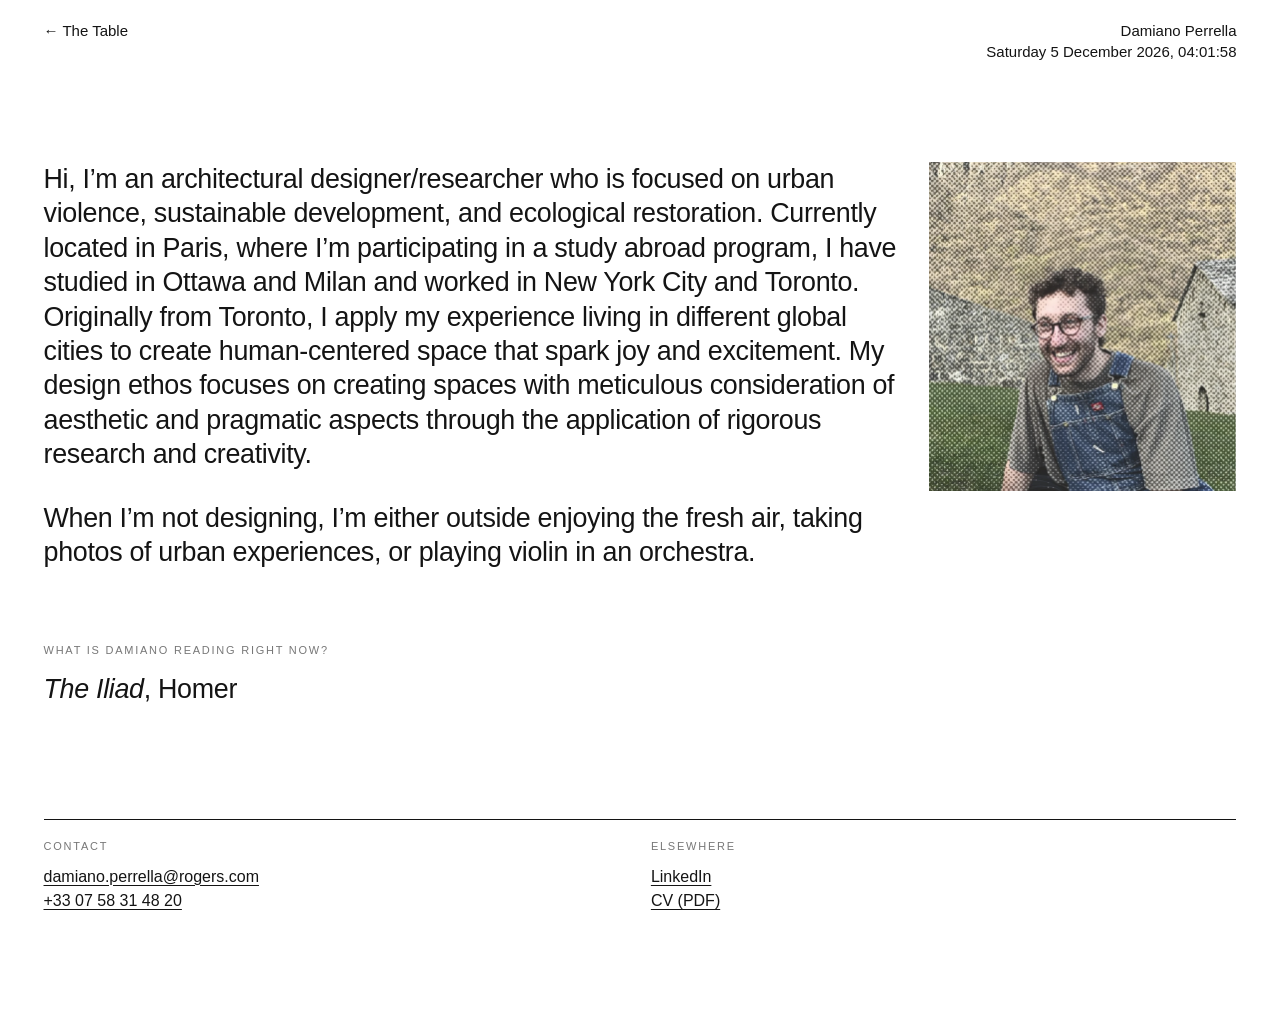
<file: about/index.html>
<!DOCTYPE html>
<html lang="en">
<head>
<meta charset="utf-8">
<meta name="viewport" content="width=device-width, initial-scale=1">
<meta name="pt-color" content="#141414">
<title>About — Damiano Perrella</title>
<link rel="icon" href="/favicon.ico" sizes="48x48">
<link rel="icon" type="image/png" sizes="32x32" href="/favicon-32.png">
<link rel="icon" type="image/png" sizes="16x16" href="/favicon-16.png">
<link rel="apple-touch-icon" href="/apple-touch-icon.png">
<script src="../site.js"></script>
<link rel="stylesheet" href="../clean.css">
</head>
<body>

<header class="id">
  <a class="back" href="/">&larr; The Table</a>
  <a href="/about">Damiano Perrella</a>
  <a href="/fate" id="clock" aria-label="Current date and time. Open the planetary chart."></a>
</header>

<main class="about">
  <div class="intro">
    <div class="lede">
      <p>Hi, I&rsquo;m an architectural designer/researcher who is focused on urban violence, sustainable development, and ecological restoration. Currently located in Paris, where I&rsquo;m participating in a study abroad program, I have studied in Ottawa and Milan and worked in New York City and Toronto. Originally from Toronto, I apply my experience living in different global cities to create human-centered space that spark joy and excitement. My design ethos focuses on creating spaces with meticulous consideration of aesthetic and pragmatic aspects through the application of rigorous research and creativity.</p>
      <p>When I&rsquo;m not designing, I&rsquo;m either outside enjoying the fresh air, taking photos of urban experiences, or playing violin in an orchestra.</p>
    </div>
    <img class="headshot" src="../images/about/headshot.webp" width="1229" height="1317" alt="Portrait of Damiano Perrella">
  </div>

  <section class="reading">
    <h2 class="label">What is Damiano Reading Right Now?</h2>
    <p><em>The Iliad</em>, Homer</p>
  </section>

  <div class="cols">
    <section>
      <h2 class="label">Contact</h2>
      <p><a href="mailto:damiano.perrella@rogers.com">damiano.perrella@rogers.com</a><br><a href="tel:+330758314820">+33 07 58 31 48 20</a></p>
    </section>
    <section>
      <h2 class="label">Elsewhere</h2>
      <p><a href="https://www.linkedin.com/in/damiano-perrella-364a67422/" target="_blank" rel="noopener">LinkedIn</a><br><a href="/cv.pdf" target="_blank" rel="noopener">CV (PDF)</a></p>
    </section>
  </div>
</main>

</body>
</html>
</file>
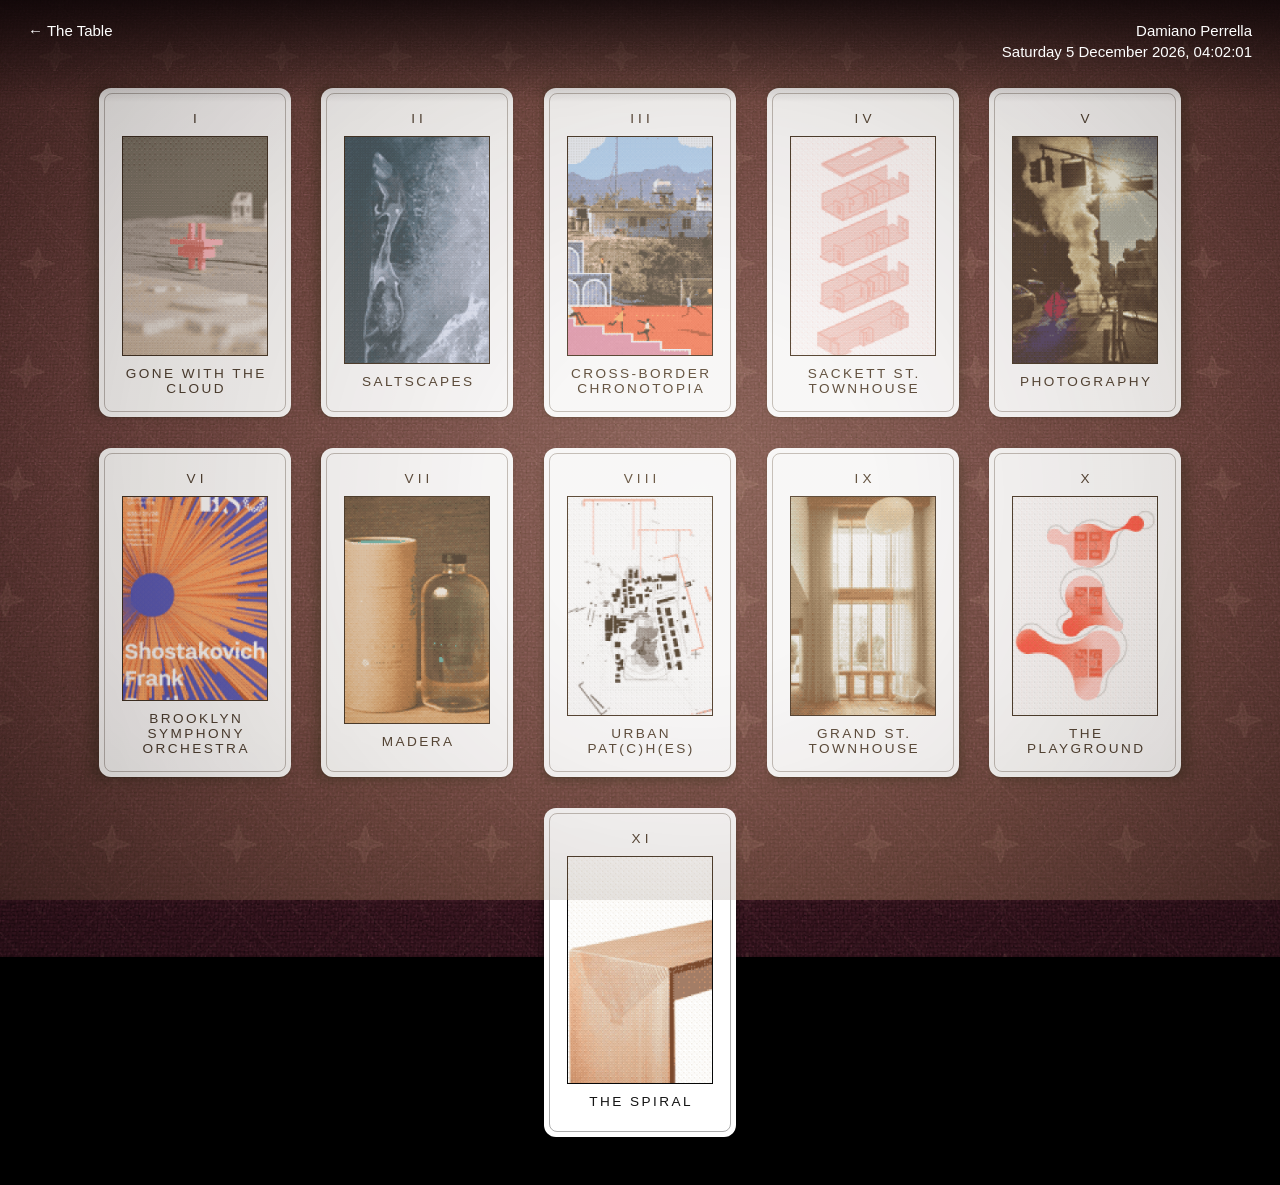
<file: cards/index.html>
<!DOCTYPE html>
<html lang="en">
<head>
<meta charset="utf-8">
<meta name="viewport" content="width=device-width, initial-scale=1">
<meta name="pt-color" content="#3a0e14">
<title>All Cards — Damiano Perrella</title>
<link rel="icon" href="/favicon.ico" sizes="48x48">
<link rel="icon" type="image/png" sizes="32x32" href="/favicon-32.png">
<link rel="icon" type="image/png" sizes="16x16" href="/favicon-16.png">
<link rel="apple-touch-icon" href="/apple-touch-icon.png">
<script src="/site.js"></script>
<style>
  /* ============================================================
     DESIGN TOKENS — everything colour/type lives here.
     ============================================================ */
  :root {
    /* felt table */
    --felt-light: #1b7a52;               /* centre of the pool of light */
    --felt:       #0d4a33;               /* the baize itself */
    --felt-dark:  #031610;               /* edges of the room */

    --card:  #ffffff;
    --ink:   #141414;                    /* text + hairlines on the cards */
    --ink-dim: rgba(20, 20, 20, .35);
    --on-bg: #ffffff;                    /* text sitting on the felt */

    --font: "Helvetica Neue", Helvetica, Arial, sans-serif;   /* the only typeface */

    --card-w: clamp(120px, min(15vw, 24vh), 210px);

    /* Manicule: width of the floating hand. Your SVG should be drawn
       POINTING DOWN. */
    --manicule-w: 220px;
    --manicule-filter: none;             /* e.g. invert(1) if your SVG is black */
  }

  * { box-sizing: border-box; margin: 0; padding: 0; }

  body {
    min-height: 100vh;
    display: flex;
    flex-direction: column;
    align-items: center;
    justify-content: center;
    padding: 5.5rem 1.5rem 3rem;
    overflow-x: hidden;
    color: var(--on-bg);
    font-family: var(--font);
    background: #000;
  }

  /* ---------------- the felt table ---------------- */
  .felt {
    position: fixed; inset: 0;
    z-index: 0;
    pointer-events: none;
    isolation: isolate;
    overflow: hidden;
    /* one pool of harsh overhead light, falling off to a dark room */
    background:
      radial-gradient(ellipse 62% 60% at 50% 52%,
        var(--felt-light) 0%, var(--felt) 38%, #093626 62%, var(--felt-dark) 100%),
      var(--felt);
  }
  .felt::before, .felt::after, .felt i {
    content: "";
    position: absolute; inset: 0;
    display: block;
  }
  /* fine grain: the nap of the cloth */
  .felt::before {
    background-image: url("data:image/svg+xml,%3Csvg xmlns='http://www.w3.org/2000/svg' width='220' height='220'%3E%3Cfilter id='n' x='0' y='0' width='100%25' height='100%25'%3E%3CfeTurbulence type='fractalNoise' baseFrequency='.85' numOctaves='3' seed='7' stitchTiles='stitch'/%3E%3CfeColorMatrix type='saturate' values='0'/%3E%3CfeComponentTransfer%3E%3CfeFuncR type='linear' slope='1.9' intercept='-.45'/%3E%3CfeFuncG type='linear' slope='1.9' intercept='-.45'/%3E%3CfeFuncB type='linear' slope='1.9' intercept='-.45'/%3E%3C/feComponentTransfer%3E%3C/filter%3E%3Crect width='100%25' height='100%25' filter='url(%23n)'/%3E%3C/svg%3E");
    background-size: 220px 220px;
    mix-blend-mode: overlay;
    opacity: .6;
  }
  /* short fibres lying every which way */
  .felt::after {
    inset: -30%;
    transform: rotate(32deg);
    background-image: url("data:image/svg+xml,%3Csvg xmlns='http://www.w3.org/2000/svg' width='360' height='360'%3E%3Cfilter id='f' x='0' y='0' width='100%25' height='100%25'%3E%3CfeTurbulence type='fractalNoise' baseFrequency='.75 .05' numOctaves='2' seed='11' stitchTiles='stitch'/%3E%3CfeColorMatrix type='saturate' values='0'/%3E%3CfeComponentTransfer%3E%3CfeFuncR type='linear' slope='2.4' intercept='-.7'/%3E%3CfeFuncG type='linear' slope='2.4' intercept='-.7'/%3E%3CfeFuncB type='linear' slope='2.4' intercept='-.7'/%3E%3C/feComponentTransfer%3E%3C/filter%3E%3Crect width='100%25' height='100%25' filter='url(%23f)'/%3E%3C/svg%3E");
    background-size: 360px 360px;
    mix-blend-mode: soft-light;
    opacity: .55;
  }
  /* uneven wear: broad light and dark patches */
  .felt i {
    background-image: url("data:image/svg+xml,%3Csvg xmlns='http://www.w3.org/2000/svg' width='900' height='900'%3E%3Cfilter id='m' x='0' y='0' width='100%25' height='100%25'%3E%3CfeTurbulence type='fractalNoise' baseFrequency='.011 .016' numOctaves='3' seed='4' stitchTiles='stitch'/%3E%3CfeColorMatrix type='saturate' values='0'/%3E%3CfeComponentTransfer%3E%3CfeFuncR type='linear' slope='2.2' intercept='-.6'/%3E%3CfeFuncG type='linear' slope='2.2' intercept='-.6'/%3E%3CfeFuncB type='linear' slope='2.2' intercept='-.6'/%3E%3C/feComponentTransfer%3E%3C/filter%3E%3Crect width='100%25' height='100%25' filter='url(%23m)'/%3E%3C/svg%3E");
    background-size: 900px 900px;
    mix-blend-mode: overlay;
    opacity: .4;
  }

  /* ---------------- the cloth and the lamp: the same as the landing page ---------------- */
  /* ---------------- the dark room: velvet with an embroidered border, lit by two candles ---------------- */
  .room {
    position: fixed; inset: 0; z-index: 0;
    pointer-events: none; isolation: isolate; overflow: hidden;
    background: var(--room);
    
  }
  .room > * { position: absolute; inset: 0; display: block; }
  /* the cold light hanging in the air, and the nap of the velvet */
  .room .haze { background: radial-gradient(ellipse 90% 80% at 50% 50%, rgba(120, 34, 42, .22), transparent 80%); }
  /* wool baize: a fine, even nap and a barely-there weave, nothing cloudy */
  .room .nap {
    background-image:
      repeating-linear-gradient(0deg, rgba(0, 0, 0, .16) 0 1px, transparent 1px 3px),
      repeating-linear-gradient(90deg, rgba(0, 0, 0, .13) 0 1px, transparent 1px 3px),
      url("data:image/svg+xml,%3Csvg xmlns='http://www.w3.org/2000/svg' width='200' height='200'%3E%3Cfilter id='f' x='0' y='0' width='100%25' height='100%25'%3E%3CfeTurbulence type='fractalNoise' baseFrequency='.75' numOctaves='3' seed='4' stitchTiles='stitch'/%3E%3CfeColorMatrix type='saturate' values='0'/%3E%3CfeComponentTransfer%3E%3CfeFuncR type='linear' slope='2.4' intercept='-.7'/%3E%3CfeFuncG type='linear' slope='2.4' intercept='-.7'/%3E%3CfeFuncB type='linear' slope='2.4' intercept='-.7'/%3E%3C/feComponentTransfer%3E%3C/filter%3E%3Crect width='100%25' height='100%25' filter='url(%23f)'/%3E%3C/svg%3E");
    background-size: auto, auto, 200px 200px; mix-blend-mode: soft-light; opacity: .9;
  }
  /* the embroidered border, dim; and the same border bright, only where a flame reaches it */
  .room .thread { background-repeat: no-repeat; opacity: 1; filter: brightness(1.7); }
  .room .lit {
    background-repeat: no-repeat; opacity: 1; mix-blend-mode: screen;
    -webkit-mask-image: var(--mask); mask-image: var(--mask);
  }
  .room .grain {
    background-image: url("data:image/svg+xml,%3Csvg xmlns='http://www.w3.org/2000/svg' width='260' height='260'%3E%3Cfilter id='n' x='0' y='0' width='100%25' height='100%25'%3E%3CfeTurbulence type='fractalNoise' baseFrequency='.9' numOctaves='2' seed='3' stitchTiles='stitch'/%3E%3CfeColorMatrix type='saturate' values='0'/%3E%3CfeComponentTransfer%3E%3CfeFuncR type='linear' slope='2.2' intercept='-.55'/%3E%3CfeFuncG type='linear' slope='2.2' intercept='-.55'/%3E%3CfeFuncB type='linear' slope='2.2' intercept='-.55'/%3E%3C/feComponentTransfer%3E%3C/filter%3E%3Crect width='100%25' height='100%25' filter='url(%23n)'/%3E%3C/svg%3E");
    background-size: 260px 260px; mix-blend-mode: overlay; opacity: .45;
  }
  .room .vignette { background: radial-gradient(ellipse 85% 80% at 50% 50%, transparent 30%, rgba(0, 0, 0, .72) 100%); }
  /* ---------- the table: a dim, quiet room; an embroidered cloth seen from about 80 degrees ---------- */
  html, body { background: #000; }
  .room { background: #2a0d14; transform: perspective(1500px) rotateX(12deg) scale(1.3); transform-origin: 50% 80%; }
  .room::after { content: ""; position: absolute; left: 0; right: 0; top: 0; height: 3px; background: linear-gradient(#0a0305, #1b080d); box-shadow: 0 1px 0 rgba(200, 150, 130, .12); }
  .room .haze { background: radial-gradient(ellipse 85% 75% at 50% 52%, rgba(120, 70, 92, .20), transparent 78%); }
  .room .brocade { background-image: url("data:image/svg+xml,%3Csvg xmlns=%22http://www.w3.org/2000/svg%22 width=%2296%22 height=%2296%22 viewBox=%220 0 96 96%22 fill=%22none%22 stroke=%22%23c9967a%22 stroke-width=%221%22 stroke-linejoin=%22round%22 stroke-linecap=%22round%22%3E%3Cpath d=%22M48 0 96 48 48 96 0 48Z%22 opacity=%22.5%22/%3E%3Cpath d=%22M48 14 82 48 48 82 14 48Z%22 opacity=%22.35%22/%3E%3Cpath d=%22M48 34 51.5 44.5 62 48 51.5 51.5 48 62 44.5 51.5 34 48 44.5 44.5Z%22 fill=%22%23c9967a%22 fill-opacity=%22.45%22/%3E%3Ccircle cx=%2248%22 cy=%2248%22 r=%222.4%22 fill=%22%23c9967a%22 fill-opacity=%22.6%22 stroke=%22none%22/%3E%3Cpath d=%22M-4 0a6 6 0 0 0 8 8a8 8 0 0 1-8-8ZM92 0a6 6 0 0 0 8 8a8 8 0 0 1-8-8ZM-4 96a6 6 0 0 0 8 8a8 8 0 0 1-8-8ZM92 96a6 6 0 0 0 8 8a8 8 0 0 1-8-8Z%22 fill=%22%23c9967a%22 fill-opacity=%22.4%22 stroke=%22none%22 transform=%22translate%280 -4%29%22/%3E%3Cpath d=%22M48 0V14M48 82V96M0 48H14M82 48H96%22 opacity=%22.3%22/%3E%3C/svg%3E"); background-size: 96px 96px; opacity: .17; mix-blend-mode: screen; }
  .room .lit { display: none; }
  #manicule #manicule-lit { display: none; }
  .room .vignette { background: radial-gradient(ellipse 92% 88% at 50% 52%, transparent 38%, rgba(2, 3, 8, .62) 100%); }
  #flare, #shade { display: none !important; }
  /* a soft, even room light: cards take a little of the same dimness at the corners */
  /* the room is dim; one round lamp hangs overhead and drifts after the cursor, lifting the dark where it falls */
  #ambient { position: fixed; inset: 0; z-index: 5; pointer-events: none;
    background: radial-gradient(ellipse 95% 90% at 50% 50%, rgba(8, 4, 10, .44) 40%, rgba(4, 2, 8, .66) 100%);
    -webkit-mask-image: radial-gradient(circle at var(--lx, 50%) var(--ly, 50%), rgba(0,0,0,.1) 0, rgba(0,0,0,.1) calc(var(--lr, 460px) * .12), #000 var(--lr, 460px));
            mask-image: radial-gradient(circle at var(--lx, 50%) var(--ly, 50%), rgba(0,0,0,.1) 0, rgba(0,0,0,.1) calc(var(--lr, 460px) * .12), #000 var(--lr, 460px)); }
  #lamp { position: fixed; inset: 0; z-index: 6; pointer-events: none; mix-blend-mode: screen;
    background: radial-gradient(circle at var(--lx, 50%) var(--ly, 50%), rgba(255, 206, 150, .40) 0, rgba(255, 192, 128, .26) calc(var(--lr, 460px) * .3), rgba(240, 160, 90, .12) calc(var(--lr, 460px) * .6), rgba(240, 160, 90, .04) calc(var(--lr, 460px) * .85), rgba(240, 160, 90, 0) var(--lr, 460px)); }
  .tilt { box-shadow: var(--sx, 0px) var(--sy, 3px) var(--sb, 8px) rgba(0, 0, 0, .46), 0 1px 2px rgba(0, 0, 0, .55); }

  /* ---------------- header (fixed, top right) ---------------- */
  .id {
    position: fixed; top: 0; left: 0; right: 0;
    z-index: 20;
    padding: 1.25rem 1.75rem 2.5rem;
    text-align: right;
    font-size: 15px;
    line-height: 1.4;
    pointer-events: none;                              /* only the two links are clickable */
    background: linear-gradient(rgba(10, 3, 5, .8), rgba(10, 3, 5, 0));
  }
  .id a {
    display: block;
    width: fit-content;
    margin-left: auto;
    pointer-events: auto;
    color: var(--on-bg);
    text-decoration: none;
    font-variant-numeric: tabular-nums;                /* stops the seconds jittering */
  }
  .id a.back { position: absolute; left: 1.75rem; top: 1.25rem; margin: 0; }
  .id a:hover, .id a:focus-visible { text-decoration: underline; text-underline-offset: 3px; outline: none; }

  /* ---------------- the spread ---------------- */
  .table {
    position: relative;
    z-index: 2;
    display: flex;
    justify-content: center;
    flex-wrap: wrap;
    gap: clamp(1.2rem, 2.4vw, 2.4rem);
    max-width: 1100px;
  }

  /* ---------------- tarot card ---------------- */
  .card {
    --tilt: 0deg;
    display: block;
    width: var(--card-w);
    aspect-ratio: 7 / 12;           /* tarot proportions */
    perspective: 900px;
    text-decoration: none;
    color: inherit;
    will-change: transform;
    transform: rotate(var(--tilt));
  }
  .card:focus-visible { outline: none; }

  .tilt {
    position: relative;
    width: 100%; height: 100%;
    padding: 9px;
    border-radius: 12px;
    background: var(--card);
    /* Hard overhead light: a crisp, dark shadow falling straight down onto the table */
    box-shadow: var(--sx, 0px) var(--sy, 3px) var(--sb, 8px) rgba(0, 0, 0, .46), 0 1px 2px rgba(0, 0, 0, .55);
    transform-style: preserve-3d;
    transition: transform .35s cubic-bezier(.2,.8,.2,1), box-shadow .35s ease;
    will-change: transform;
  }
  /* inner hairline frame */
  .tilt::before {
    content: "";
    position: absolute; inset: 5px;
    border: 1px solid var(--ink-dim);
    border-radius: 8px;
    pointer-events: none;
    z-index: 3;
  }
  .inner {
    position: relative;
    width: 100%; height: 100%;
    display: flex;
    flex-direction: column;
    padding: 14px 14px 12px;
    gap: 10px;
  }
  .numeral {
    text-align: center;
    font-size: .85rem;
    letter-spacing: .3em;
    padding-left: .3em;
    color: var(--ink);
  }
  .art {
    position: relative;
    flex: 1;
    overflow: hidden;
    border: 1px solid var(--ink-dim);
    background: #000;
  }
  .art img {
    position: absolute; inset: 0;
    width: 100%; height: 100%;
    object-fit: cover;
    transition: transform .8s cubic-bezier(.2,.8,.2,1);
  }
  .name {
    text-align: center;
    font-size: .85rem;
    letter-spacing: .18em;
    text-transform: uppercase;
    padding-left: .18em;
    color: var(--ink);
    min-height: 1.6em;
  }

  @media (prefers-reduced-motion: reduce) {
    .tilt, .art img { transition: none; }
  }
</style>
</head>
<body>

<div class="room" id="room" aria-hidden="true">
  <i class="haze"></i><i class="nap"></i><i class="brocade"></i><i class="vignette"></i><i class="grain"></i>
</div>
<div id="ambient" aria-hidden="true"></div><div id="lamp" aria-hidden="true"></div>

<header class="id">
  <a class="back" href="/">&larr; The Table</a>
  <a href="/about">Damiano Perrella</a>
  <a href="/fate" id="clock" aria-label="Current date and time. Open the planetary chart."></a>
</header>

<main class="table" id="table"></main>



<script src="/projects.js"></script>
<script>
/* THE LAMP: a round light hanging above the table. It drifts after the cursor with some weight, like the hand;
   with no cursor (touch, or a mouse at rest) it wanders slowly by itself. Cards cast their shadows away from it. */
(() => {
  const root = document.documentElement, reduce = matchMedia("(prefers-reduced-motion: reduce)").matches;
  let W = innerWidth, H = innerHeight;
  const L = { x: W * .5, y: H * .5, vx: 0, vy: 0 }, aim = { x: W * .5, y: H * .5 };
  let lastMove = -1e9;
  const R = () => Math.max(W, H) * 1.15;
  addEventListener("resize", () => { W = innerWidth; H = innerHeight; });
  addEventListener("pointermove", e => { if (e.pointerType === "mouse") { aim.x = e.clientX; aim.y = e.clientY; lastMove = performance.now(); } });
  let prev = performance.now();
  (function frame(now) {
    requestAnimationFrame(frame);
    const dt = Math.min(.05, (now - prev) / 1000); prev = now;
    if (now - lastMove > 9000) {                                   // nobody is steering: wander across the cards
      const t = now / 1000;
      aim.x = W * (.5 + .27 * Math.sin(t * .13) + .08 * Math.sin(t * .37 + 1)); aim.y = H * (.5 + .13 * Math.sin(t * .17 + 2) + .05 * Math.sin(t * .41));
    }
    if (reduce) { L.x = aim.x; L.y = aim.y; }
    else { L.vx += ((aim.x - L.x) * 9 - L.vx * 4.6) * dt; L.vy += ((aim.y - L.y) * 9 - L.vy * 4.6) * dt; L.x += L.vx * dt; L.y += L.vy * dt; }
    root.style.setProperty("--lx", L.x.toFixed(1) + "px"); root.style.setProperty("--ly", L.y.toFixed(1) + "px"); root.style.setProperty("--lr", R().toFixed(0) + "px");
    document.querySelectorAll(".table .card").forEach(c => {       // a lamp high above: shadows fall away from it, longer and softer the further the card is
      const r = c.getBoundingClientRect(); if (r.width < 20) return;
      const vx = r.left + r.width / 2 - L.x, vy = r.top + r.height / 2 - L.y, d = Math.hypot(vx, vy) || 1, k = Math.min(1, d / (Math.max(W, H) * .6));
      c.style.setProperty("--sx", (vx / d * (3 + 10 * k)).toFixed(1) + "px"); c.style.setProperty("--sy", (vy / d * (3 + 10 * k) + 2).toFixed(1) + "px"); c.style.setProperty("--sb", (6 + 8 * k).toFixed(1) + "px");
    });
  })(prev);
})();
</script>
<script>
  /* ============================================================
     ALL CARDS: every project laid out on the table in a grid.
     Drag the mouse quickly across it and the cards get knocked
     about a little: they slide and turn, and stay where they land.
     ============================================================ */
  const reduceMotion = matchMedia("(prefers-reduced-motion: reduce)").matches;
  const url = s => /^(https?:|data:|\/)/.test(s) ? s : "/" + s;
  const table = document.getElementById("table");

  const cards = PROJECTS.map((p, i) => {
    const card = document.createElement("a");
    card.className = "card";
    card.href = "/project/?p=" + encodeURIComponent(p.slug);
    card.innerHTML = `
      <div class="tilt">
        <div class="inner">
          <div class="numeral">${toRoman(i + 1)}</div>
          <div class="art"><img alt=""></div>
          <div class="name"></div>
        </div>
      </div>`;
    const img = card.querySelector("img");
    const src = p.card || p.cover;
    img.src = src ? url(src) : placeholderCover(i);
    img.alt = p.title;
    card.querySelector(".name").textContent = p.title;
    table.appendChild(card);
    return { el: card, x: 0, y: 0, r: 0, vx: 0, vy: 0, vr: 0 };
  });

  if (!reduceMotion && matchMedia("(hover: hover) and (pointer: fine)").matches) {
    const MIN_SPEED = 1300;    // px/s: slower movements leave the cards alone
    const PUSH      = 0.07;    // how much of the mouse's speed a card picks up
    const SPIN      = 0.014;   // how much it turns
    const FRICTION  = 5;       // how quickly a card slides to a stop
    const MAX_MOVE  = 48;      // px: furthest a card can be knocked from its place
    const MAX_TURN  = 14;      // degrees

    let last = null;
    const clamp = (v, lo, hi) => Math.max(lo, Math.min(hi, v));

    addEventListener("pointermove", e => {
      const now = performance.now();
      if (last && e.pointerType !== "touch") {
        const dt = Math.max(1, now - last.t) / 1000;
        const vx = (e.clientX - last.x) / dt, vy = (e.clientY - last.y) / dt;
        const speed = Math.hypot(vx, vy);
        if (speed > MIN_SPEED) {
          for (const c of cards) {
            const r = c.el.getBoundingClientRect();
            const cx = r.left + r.width / 2, cy = r.top + r.height / 2;
            const inside = e.clientX > r.left - 14 && e.clientX < r.right + 14 &&
                           e.clientY > r.top - 14 && e.clientY < r.bottom + 14;
            if (!inside) continue;
            const s = Math.min(speed, 4000);
            c.vx += (vx / speed) * s * PUSH * 0.5;
            c.vy += (vy / speed) * s * PUSH * 0.5;
            // turn: the side the mouse hits swings away from it
            const torque = ((e.clientX - cx) * vy - (e.clientY - cy) * vx) / (r.width * speed);
            c.vr += torque * s * SPIN;
          }
        }
      }
      last = { x: e.clientX, y: e.clientY, t: now };
    });
    document.documentElement.addEventListener("pointerleave", () => { last = null; });

    let prev = performance.now();
    (function loop(now) {
      const dt = Math.min(0.05, (now - prev) / 1000); prev = now;
      for (const c of cards) {
        if (!c.vx && !c.vy && !c.vr) continue;
        c.x = clamp(c.x + c.vx * dt, -MAX_MOVE, MAX_MOVE);
        c.y = clamp(c.y + c.vy * dt, -MAX_MOVE, MAX_MOVE);
        c.r = clamp(c.r + c.vr * dt, -MAX_TURN, MAX_TURN);
        const f = Math.exp(-FRICTION * dt);
        c.vx *= f; c.vy *= f; c.vr *= f;
        if (Math.abs(c.vx) < .5) c.vx = 0;
        if (Math.abs(c.vy) < .5) c.vy = 0;
        if (Math.abs(c.vr) < .05) c.vr = 0;
        c.el.style.transform = `translate(${c.x}px, ${c.y}px) rotate(${c.r}deg)`;
      }
      requestAnimationFrame(loop);
    })(performance.now());
  }
</script>
</body>
</html>
</file>
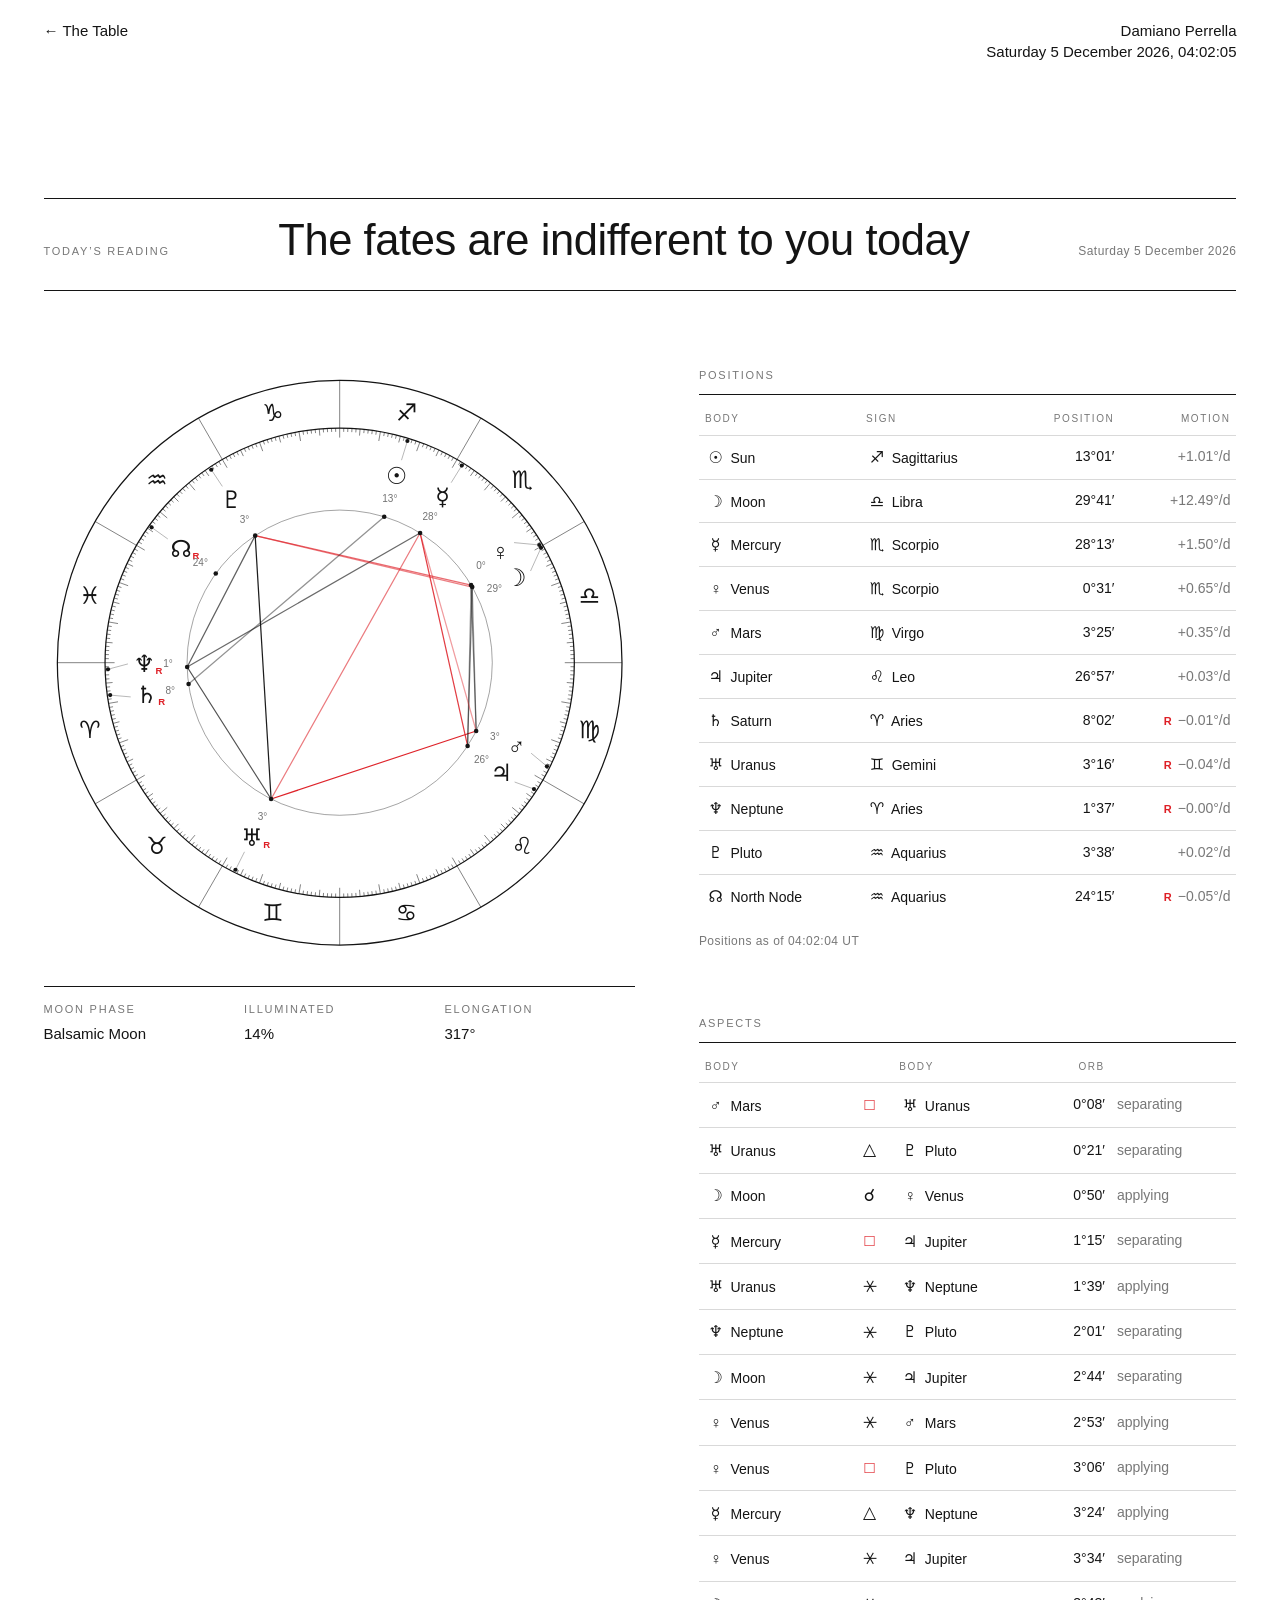
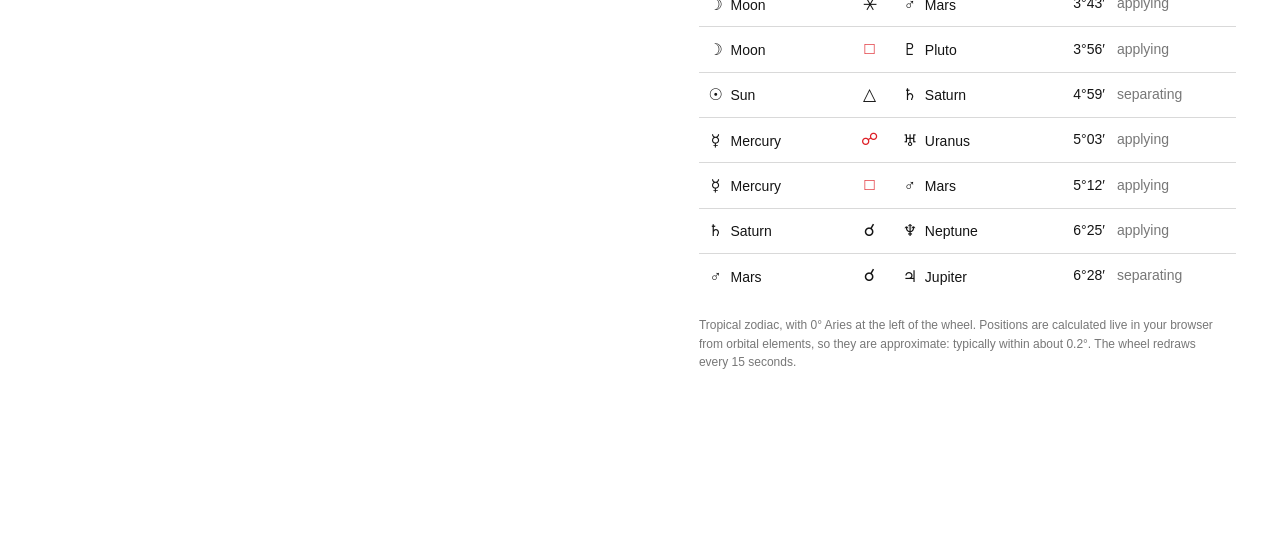
<file: fate/index.html>
<!DOCTYPE html>
<html lang="en">
<head>
<meta charset="utf-8">
<meta name="viewport" content="width=device-width, initial-scale=1">
<meta name="pt-color" content="#141414">
<title>Fate — Damiano Perrella</title>
<link rel="icon" href="/favicon.ico" sizes="48x48">
<link rel="icon" type="image/png" sizes="32x32" href="/favicon-32.png">
<link rel="icon" type="image/png" sizes="16x16" href="/favicon-16.png">
<link rel="apple-touch-icon" href="/apple-touch-icon.png">
<script src="../site.js"></script>
<link rel="stylesheet" href="../clean.css">
<style>
  /* astrological symbols are not in Helvetica, so the browser borrows them
     from the system's symbol fonts */
  :root {
    --glyph: "Helvetica Neue", Helvetica, Arial, "Apple Symbols", "Segoe UI Symbol",
             "Noto Sans Symbols", "Noto Sans Symbols 2", "DejaVu Sans", sans-serif;
  }

  .fate {
    max-width: var(--max);
    margin: 0 auto;
    padding: clamp(100px, 14vh, 150px) var(--pad) 100px;
    display: grid;
    grid-template-columns: minmax(0, 1.1fr) minmax(0, 1fr);
    gap: clamp(32px, 5vw, 96px);
    align-items: start;
  }
  @media (max-width: 900px) { .fate { grid-template-columns: 1fr; } }
  @media (min-width: 901px) and (min-height: 760px) { .wheel-col { position: sticky; top: 88px; } }

  .blk { margin-bottom: 64px; }
  .blk > .label { padding-bottom: 10px; margin-bottom: 4px; border-bottom: 1px solid var(--ink); }

  .g { font-family: var(--glyph); font-size: 1.15em; display: inline-block; min-width: 1.35em; text-align: center; }

  /* ---------------- wheel ---------------- */
  #wheel { width: 100%; height: auto; max-height: calc(100vh - 250px); display: block; margin: 0 auto; }
  #wheel .ring   { fill: none; stroke: var(--ink); stroke-width: 1.3; }
  #wheel .ring.thin { stroke-width: .8; stroke-opacity: .5; }
  #wheel .div, #wheel .tick { stroke: var(--ink); stroke-width: 1; stroke-opacity: .55; }
  #wheel .sg, #wheel .pg { font-family: var(--glyph); font-size: 25px; fill: var(--ink); }
  #wheel .dg   { font-family: var(--font); font-size: 10.5px; fill: var(--ink); fill-opacity: .6; }
  #wheel .rx   { font-family: var(--font); font-size: 10px; font-weight: 700; fill: var(--red); }
  #wheel .lead { stroke: var(--ink); stroke-width: .8; stroke-opacity: .4; fill: none; }
  #wheel .dot, #wheel .a-dot { fill: var(--ink); }
  #wheel .a-soft { stroke: var(--ink); }
  #wheel .a-hard { stroke: var(--red); }
  #wheel .a-line { stroke-width: 1.3; fill: none; stroke-linecap: round; }

  .moon {
    display: grid;
    grid-template-columns: repeat(3, 1fr);
    gap: 10px;
    margin-top: 28px;
    padding-top: 14px;
    border-top: 1px solid var(--ink);
  }
  .moon .label { display: block; }
  .moon strong { display: block; margin-top: 4px; font-weight: 400; font-size: 15px; font-variant-numeric: tabular-nums; }

  /* ---------------- tables ---------------- */
  .scroll { overflow-x: auto; }
  table { width: 100%; border-collapse: collapse; font-size: 14px; font-variant-numeric: tabular-nums; }
  th {
    text-align: left; font-weight: 400;
    font-size: 10px; letter-spacing: .16em; text-transform: uppercase;
    color: var(--ink-soft);
    padding: 12px 6px 8px;
  }
  td { padding: 9px 6px; border-top: 1px solid var(--rule); white-space: nowrap; }
  .num, th.num { text-align: right; }
  .rxflag { color: var(--red); font-weight: 700; font-size: 11px; margin-right: 6px; }
  .asp-sym { font-family: var(--glyph); font-size: 17px; text-align: center; }
  .asp-sym.hard { color: var(--red); }
  .dim { color: var(--ink-soft); }

  .note { margin-top: 18px; font-size: 12px; line-height: 1.55; color: var(--ink-soft); max-width: 44em; }
  .stamp { margin-top: 14px; font-size: 12px; letter-spacing: .04em; color: var(--ink-soft); font-variant-numeric: tabular-nums; }
  /* ---------------- daily reading ---------------- */
  .reading {
    grid-column: 1 / -1;
    display: flex; flex-wrap: wrap; align-items: baseline; justify-content: space-between;
    gap: 6px 32px;
    padding: 18px 0 20px;
    border-top: 1px solid var(--ink);
    border-bottom: 1px solid var(--ink);
    margin-bottom: clamp(0px, 1vw, 12px);
  }
  .reading .label { white-space: nowrap; }
  .reading .verdict { font-size: clamp(24px, 3.4vw, 52px); line-height: 1.1; letter-spacing: -.01em; margin: 0; font-weight: 400; }
  .reading.bad .verdict { color: var(--red); }
  .reading .date { font-size: 12px; letter-spacing: .04em; color: var(--ink-soft); font-variant-numeric: tabular-nums; }
</style>
</head>
<body>

<header class="id">
  <a class="back" href="/">&larr; The Table</a>
  <a href="/about">Damiano Perrella</a>
  <a href="/fate" id="clock" aria-label="Current date and time. Open the planetary chart."></a>
</header>

<main class="fate">

  <section class="reading" id="reading" aria-live="polite">
    <span class="label">Today&rsquo;s reading</span>
    <h1 class="verdict" id="verdict">&nbsp;</h1>
    <span class="date" id="readdate">&nbsp;</span>
  </section>

  <div class="wheel-col">
    <svg id="wheel" viewBox="-310 -310 620 620" role="img"
         aria-label="Zodiac wheel showing the current positions of the Sun, Moon and planets. The same data is listed in the table.">
      <g id="base"></g>
      <g id="live"></g>
    </svg>
    <div class="moon">
      <div><span class="label">Moon phase</span><strong id="mphase">&nbsp;</strong></div>
      <div><span class="label">Illuminated</span><strong id="millum">&nbsp;</strong></div>
      <div><span class="label">Elongation</span><strong id="melong">&nbsp;</strong></div>
    </div>
  </div>

  <div class="tables">
    <section class="blk">
      <h2 class="label">Positions</h2>
      <div class="scroll">
        <table>
          <thead><tr><th>Body</th><th>Sign</th><th class="num">Position</th><th class="num">Motion</th></tr></thead>
          <tbody id="rows"></tbody>
        </table>
      </div>
      <p class="stamp" id="stamp">&nbsp;</p>
    </section>

    <section class="blk">
      <h2 class="label">Aspects</h2>
      <div class="scroll">
        <table>
          <thead><tr><th>Body</th><th></th><th>Body</th><th class="num">Orb</th><th></th></tr></thead>
          <tbody id="aspects"></tbody>
        </table>
      </div>
      <p class="note">
        Tropical zodiac, with 0° Aries at the left of the wheel. Positions are calculated live in
        your browser from orbital elements, so they are approximate: typically within about 0.2°.
        The wheel redraws every 15 seconds.
      </p>
    </section>
  </div>

</main>

<script>
/* ------------------------------------------------------------------
   EPHEMERIS — tropical ecliptic longitudes for a given instant.
   Planets: JPL "Keplerian elements for approximate positions" (1800–2050).
   Moon:    Schlyter's low-precision lunar theory with main perturbations.
   Mean node: standard polynomial.
   ------------------------------------------------------------------ */
const Ephemeris = (() => {
  const RAD = Math.PI / 180;
  const norm = d => ((d % 360) + 360) % 360;
  const sind = d => Math.sin(d * RAD), cosd = d => Math.cos(d * RAD);

  // [a, da, e, de, I, dI, L, dL, varpi, dvarpi, Omega, dOmega]  (per Julian century)
  const EL = {
    Mercury: [0.38709927, 0.00000037, 0.20563593, 0.00001906, 7.00497902, -0.00594749, 252.25032350, 149472.67411175, 77.45779628, 0.16047689, 48.33076593, -0.12534081],
    Venus:   [0.72333566, 0.00000390, 0.00677672, -0.00004107, 3.39467605, -0.00078890, 181.97909950, 58517.81538729, 131.60246718, 0.00268329, 76.67984255, -0.27769418],
    Earth:   [1.00000261, 0.00000562, 0.01671123, -0.00004392, -0.00001531, -0.01294668, 100.46457166, 35999.37244981, 102.93768193, 0.32327364, 0.0, 0.0],
    Mars:    [1.52371034, 0.00001847, 0.09339410, 0.00007882, 1.84969142, -0.00813131, -4.55343205, 19140.30268499, -23.94362959, 0.44441088, 49.55953891, -0.29257343],
    Jupiter: [5.20288700, -0.00011607, 0.04838624, -0.00013253, 1.30439695, -0.00183714, 34.39644051, 3034.74612775, 14.72847983, 0.21252668, 100.47390909, 0.20469106],
    Saturn:  [9.53667594, -0.00125060, 0.05386179, -0.00050991, 2.48599187, 0.00193609, 49.95424423, 1222.49362201, 92.59887831, -0.41897216, 113.66242448, -0.28867794],
    Uranus:  [19.18916464, -0.00196176, 0.04725744, -0.00004397, 0.77263783, -0.00242939, 313.23810451, 428.48202785, 170.95427630, 0.40805281, 74.01692503, 0.04240589],
    Neptune: [30.06992276, 0.00026291, 0.00859048, 0.00005105, 1.77004347, 0.00035372, -55.12002969, 218.45945325, 44.96476227, -0.32241464, 131.78422574, -0.00508664],
    Pluto:   [39.48211675, -0.00031596, 0.24882730, 0.00005170, 17.14001206, 0.00004818, 238.92903833, 145.20780515, 224.06891629, -0.04062942, 110.30393684, -0.01183482]
  };

  const jd = date => date.getTime() / 86400000 + 2440587.5;

  function solveKepler(Mdeg, e) {
    let M = norm(Mdeg); if (M > 180) M -= 360;
    M *= RAD;
    let E = M + e * Math.sin(M);
    for (let i = 0; i < 12; i++) E -= (E - e * Math.sin(E) - M) / (1 - e * Math.cos(E));
    return E;
  }

  // Heliocentric ecliptic (J2000) rectangular coordinates, AU
  function helio(name, T) {
    const p = EL[name];
    const a = p[0] + p[1] * T, e = p[2] + p[3] * T, I = p[4] + p[5] * T;
    const L = p[6] + p[7] * T, varpi = p[8] + p[9] * T, Om = p[10] + p[11] * T;
    const w = varpi - Om, M = L - varpi;
    const E = solveKepler(M, e);
    const xp = a * (Math.cos(E) - e), yp = a * Math.sqrt(1 - e * e) * Math.sin(E);
    const cw = cosd(w), sw = sind(w), cO = cosd(Om), sO = sind(Om), cI = cosd(I), sI = sind(I);
    return {
      x: (cw * cO - sw * sO * cI) * xp + (-sw * cO - cw * sO * cI) * yp,
      y: (cw * sO + sw * cO * cI) * xp + (-sw * sO + cw * cO * cI) * yp,
      z: (sw * sI) * xp + (cw * sI) * yp
    };
  }

  const precession = T => 1.3969713 * T + 0.0003086 * T * T;   // degrees, J2000 -> of date

  function moonLongitude(d) {            // d = days since 1999-12-31 00:00 UT
    const N = norm(125.1228 - 0.0529538083 * d);
    const w = norm(318.0634 + 0.1643573223 * d);
    const M = norm(115.3654 + 13.0649929509 * d);
    const E = solveKepler(M, 0.0549);
    const xv = 60.2666 * (Math.cos(E) - 0.0549);
    const yv = 60.2666 * Math.sqrt(1 - 0.0549 * 0.0549) * Math.sin(E);
    const v = Math.atan2(yv, xv) / RAD, r = Math.hypot(xv, yv);
    const xh = r * (cosd(N) * cosd(v + w) - sind(N) * sind(v + w) * cosd(5.1454));
    const yh = r * (sind(N) * cosd(v + w) + cosd(N) * sind(v + w) * cosd(5.1454));
    let lon = Math.atan2(yh, xh) / RAD;

    const Ms = norm(356.0470 + 0.9856002585 * d);
    const Ls = norm(Ms + 282.9404 + 4.70935e-5 * d);
    const Lm = norm(N + w + M);
    const D = norm(Lm - Ls), F = norm(Lm - N);
    lon += -1.274 * sind(M - 2 * D)
         +  0.658 * sind(2 * D)
         -  0.186 * sind(Ms)
         -  0.059 * sind(2 * M - 2 * D)
         -  0.057 * sind(M - 2 * D + Ms)
         +  0.053 * sind(M + 2 * D)
         +  0.046 * sind(2 * D - Ms)
         +  0.041 * sind(M - Ms)
         -  0.035 * sind(D)
         -  0.031 * sind(M + Ms)
         -  0.015 * sind(2 * F - 2 * D)
         +  0.011 * sind(M - 4 * D);
    return norm(lon);
  }

  function lonsAt(date) {
    const J = jd(date), T = (J - 2451545.0) / 36525, d = J - 2451543.5;
    const earth = helio("Earth", T);
    const out = {};
    const prec = precession(T);
    out.Sun = norm(Math.atan2(-earth.y, -earth.x) / RAD + prec);
    out.Moon = moonLongitude(d);
    for (const n of ["Mercury", "Venus", "Mars", "Jupiter", "Saturn", "Uranus", "Neptune", "Pluto"]) {
      const h = helio(n, T);
      out[n] = norm(Math.atan2(h.y - earth.y, h.x - earth.x) / RAD + prec);
    }
    out.Node = norm(125.04452 - 1934.136261 * T + 0.0020708 * T * T);
    return out;
  }

  const ORDER = ["Sun", "Moon", "Mercury", "Venus", "Mars", "Jupiter", "Saturn", "Uranus", "Neptune", "Pluto", "Node"];
  const signed = d => ((d + 540) % 360) - 180;

  function positions(date) {
    const now = lonsAt(date);
    const later = lonsAt(new Date(date.getTime() + 3600000));      // +1 h
    return ORDER.map(name => {
      const speed = signed(later[name] - now[name]) * 24;           // deg/day
      return { name, lon: now[name], speed, retro: speed < 0 && name !== "Sun" && name !== "Moon" };
    });
  }

  return { positions, lonsAt, ORDER, norm, signed };
})();
if (typeof module !== "undefined") module.exports = Ephemeris;

</script>

<script>
  /* ============================================================
     THE CHART
     ============================================================ */
  const BODY = {
    Sun: ["☉", "Sun"], Moon: ["☽", "Moon"], Mercury: ["☿", "Mercury"], Venus: ["♀", "Venus"],
    Mars: ["♂", "Mars"], Jupiter: ["♃", "Jupiter"], Saturn: ["♄", "Saturn"], Uranus: ["♅", "Uranus"],
    Neptune: ["♆", "Neptune"], Pluto: ["♇", "Pluto"], Node: ["☊", "North Node"]
  };
  const TEXT = "︎";                                   // ask for the monochrome glyph, not an emoji
  const glyph = n => BODY[n][0] + TEXT;
  const SIGNS = [
    ["Aries", "♈"], ["Taurus", "♉"], ["Gemini", "♊"], ["Cancer", "♋"], ["Leo", "♌"], ["Virgo", "♍"],
    ["Libra", "♎"], ["Scorpio", "♏"], ["Sagittarius", "♐"], ["Capricorn", "♑"], ["Aquarius", "♒"], ["Pisces", "♓"]
  ];
  const ASPECTS = [
    { name: "Conjunction", angle: 0,   orb: 8, sym: "☌", tone: "conj" },
    { name: "Sextile",     angle: 60,  orb: 4, sym: "⚹", tone: "soft" },
    { name: "Square",      angle: 90,  orb: 6, sym: "□", tone: "hard" },
    { name: "Trine",       angle: 120, orb: 6, sym: "△", tone: "soft" },
    { name: "Opposition",  angle: 180, orb: 8, sym: "☍", tone: "hard" }
  ];
  const PHASES = ["New Moon", "Crescent Moon", "First Quarter Moon", "Gibbous Moon",
                  "Full Moon", "Disseminating Moon", "Last Quarter Moon", "Balsamic Moon"];

  const R = { out: 296, signIn: 246, planet: 205, inner: 160 };
  const pt = (r, lon) => {                                 // 0° Aries at the left, zodiac running counter-clockwise
    const phi = (180 + lon) * Math.PI / 180;
    return [r * Math.cos(phi), -r * Math.sin(phi)];
  };
  const f1 = n => n.toFixed(1);
  const dm = deg => {                                      // 14.2 -> 14°12′
    let d = Math.floor(deg), m = Math.floor((deg - d) * 60 + 1e-9);
    return `${d}°${String(m).padStart(2, "0")}′`;
  };
  const signOf = lon => SIGNS[Math.floor(lon / 30)];

  /* static part of the wheel: rings, degree ticks, signs */
  (function buildBase() {
    const out = [];
    out.push(`<circle class="ring" r="${R.out}"/>`, `<circle class="ring" r="${R.signIn}"/>`,
             `<circle class="ring thin" r="${R.inner}"/>`);
    for (let d = 0; d < 360; d++) {
      const len = d % 10 === 0 ? 10 : d % 5 === 0 ? 7 : 4;
      const [x1, y1] = pt(R.signIn, d), [x2, y2] = pt(R.signIn - len, d);
      out.push(`<line class="tick" x1="${f1(x1)}" y1="${f1(y1)}" x2="${f1(x2)}" y2="${f1(y2)}"/>`);
    }
    for (let i = 0; i < 12; i++) {
      const [x1, y1] = pt(R.signIn, i * 30), [x2, y2] = pt(R.out, i * 30);
      out.push(`<line class="div" x1="${f1(x1)}" y1="${f1(y1)}" x2="${f1(x2)}" y2="${f1(y2)}"/>`);
      const [gx, gy] = pt((R.signIn + R.out) / 2, i * 30 + 15);
      out.push(`<text class="sg" x="${f1(gx)}" y="${f1(gy)}" text-anchor="middle" dominant-baseline="central">${SIGNS[i][1]}${TEXT}</text>`);
    }
    document.getElementById("base").innerHTML = out.join("");
  })();

  /* keep glyphs apart: nudge neighbours until each has room */
  function spread(items, minSep) {
    const n = items.length;
    items.sort((a, b) => a.lon - b.lon);
    items.forEach(i => (i.ang = i.lon));
    for (let iter = 0; iter < 300; iter++) {
      let moved = false;
      for (let i = 0; i < n; i++) {
        const a = items[i], b = items[(i + 1) % n];
        const gap = (((b.ang - a.ang) % 360) + 360) % 360;
        if (gap < minSep) { const push = (minSep - gap) / 2 + 0.01; a.ang -= push; b.ang += push; moved = true; }
      }
      for (const it of items) it.ang += Ephemeris.signed(it.lon - it.ang) * 0.015;   // drift back toward the truth
      if (!moved) break;
    }
  }

  function findAspects(pos) {
    const list = pos.filter(p => p.name !== "Node");
    const found = [];
    for (let i = 0; i < list.length; i++) for (let j = i + 1; j < list.length; j++) {
      const A = list[i], B = list[j];
      const delta = Ephemeris.signed(B.lon - A.lon);          // -180..180
      const sep = Math.abs(delta);
      for (const asp of ASPECTS) {
        const off = sep - asp.angle;
        if (Math.abs(off) <= asp.orb) {
          const dSep = Math.sign(delta) * (B.speed - A.speed);   // how fast the separation is changing
          found.push({ A, B, asp, orb: Math.abs(off), applying: off * dSep < 0 });
        }
      }
    }
    return found.sort((a, b) => a.orb - b.orb);
  }

  function render(date) {
    const pos = Ephemeris.positions(date);
    const aspects = findAspects(pos);

    /* ----- wheel (live layer) ----- */
    const live = [];
    for (const a of aspects) {
      if (a.asp.tone === "conj") continue;
      const [x1, y1] = pt(R.inner, a.A.lon), [x2, y2] = pt(R.inner, a.B.lon);
      const op = (1 - 0.65 * a.orb / a.asp.orb).toFixed(2);
      live.push(`<line class="a-line a-${a.asp.tone}" x1="${f1(x1)}" y1="${f1(y1)}" x2="${f1(x2)}" y2="${f1(y2)}" stroke-opacity="${op}"/>`);
    }
    for (const p of pos) {
      const [x, y] = pt(R.inner, p.lon);
      live.push(`<circle class="a-dot" cx="${f1(x)}" cy="${f1(y)}" r="2.4"/>`);
    }
    const items = pos.map(p => ({ ...p }));
    spread(items, 9);
    for (const p of items) {
      const [tx, ty] = pt(R.signIn - 3, p.lon);
      const [lx, ly] = pt(R.planet + 17, p.ang);
      const [gx, gy] = pt(R.planet, p.ang);
      const [dx, dy] = pt(R.planet - 25, p.ang);
      live.push(`<circle class="dot" cx="${f1(tx)}" cy="${f1(ty)}" r="2.2"/>`);
      live.push(`<line class="lead" x1="${f1(tx)}" y1="${f1(ty)}" x2="${f1(lx)}" y2="${f1(ly)}"/>`);
      live.push(`<text class="pg" x="${f1(gx)}" y="${f1(gy)}" text-anchor="middle" dominant-baseline="central">${glyph(p.name)}</text>`);
      live.push(`<text class="dg" x="${f1(dx)}" y="${f1(dy)}" text-anchor="middle" dominant-baseline="central">${Math.floor(p.lon % 30)}°</text>`);
      if (p.retro) live.push(`<text class="rx" x="${f1(gx + 12)}" y="${f1(gy + 11)}">R</text>`);
    }
    document.getElementById("live").innerHTML = live.join("");

    /* ----- positions table ----- */
    document.getElementById("rows").innerHTML = pos.map(p => {
      const [sName, sGlyph] = signOf(p.lon);
      const sp = `${p.speed < 0 ? "−" : "+"}${Math.abs(p.speed).toFixed(2)}°/d`;
      return `<tr>
        <td><span class="g">${glyph(p.name)}</span> ${BODY[p.name][1]}</td>
        <td><span class="g">${sGlyph}${TEXT}</span> ${sName}</td>
        <td class="num">${dm(p.lon % 30)}</td>
        <td class="num dim">${p.retro ? '<span class="rxflag">R</span>' : ""}${sp}</td>
      </tr>`;
    }).join("");

    /* ----- aspects table ----- */
    document.getElementById("aspects").innerHTML = aspects.length ? aspects.map(a => `<tr>
        <td><span class="g">${glyph(a.A.name)}</span> ${BODY[a.A.name][1]}</td>
        <td class="asp-sym ${a.asp.tone}" title="${a.asp.name}">${a.asp.sym}${TEXT}</td>
        <td><span class="g">${glyph(a.B.name)}</span> ${BODY[a.B.name][1]}</td>
        <td class="num">${dm(a.orb)}</td>
        <td class="dim">${a.applying ? "applying" : "separating"}</td>
      </tr>`).join("") : `<tr><td colspan="5" class="dim">No major aspects within orb right now.</td></tr>`;

    /* ----- moon phase ----- */
    const sun = pos.find(p => p.name === "Sun").lon, moon = pos.find(p => p.name === "Moon").lon;
    const elong = Ephemeris.norm(moon - sun);
    const illum = (1 - Math.cos(elong * Math.PI / 180)) / 2;
    document.getElementById("mphase").textContent = PHASES[Math.min(7, Math.floor(elong / 45))];
    document.getElementById("millum").textContent = Math.round(illum * 100) + "%";
    document.getElementById("melong").textContent = Math.round(elong) + "°";

    /* ----- timestamp ----- */
    const u = date.toISOString();
    document.getElementById("stamp").textContent = `Positions as of ${u.slice(11, 19)} UT`;
  }

  /* ============================================================
     THE DAILY READING
     One verdict per calendar day. It is worked out from the sky at
     noon UT on the visitor's local date, so it is the same all day
     and changes at their local midnight.
     ============================================================ */
  const VERDICTS = [
    ["You are not in the fates\u2019 favour today", true],
    ["Things might not work out the way you want them to today", true],
    ["The fates are indifferent to you today", false],
    ["You should be feeling lucky today", false],
    ["You are in the fates\u2019 favour today", false]
  ];
  const BENEFIC = new Set(["Venus", "Jupiter"]), MALEFIC = new Set(["Mars", "Saturn", "Pluto"]);
  const BODY_WEIGHT = { Sun: 1.3, Moon: 1.3, Venus: 1.3, Jupiter: 1.3, Mars: 1.2, Saturn: 1.2, Mercury: 1,
                        Uranus: .8, Neptune: .8, Pluto: .9 };
  function dayScore(y, m, d) {
    const pos = Ephemeris.positions(new Date(Date.UTC(y, m, d, 12)));
    let score = 0;
    for (const a of findAspects(pos)) {
      const names = [a.A.name, a.B.name];
      let v;
      if (a.asp.name === "Trine") v = 2;
      else if (a.asp.name === "Sextile") v = 1.2;
      else if (a.asp.tone === "hard") v = -2;
      else {                                                // conjunction: depends on who meets
        const good = names.some(n => BENEFIC.has(n)), bad = names.some(n => MALEFIC.has(n));
        v = good && !bad ? 2 : bad && !good ? -2 : 0;
      }
      const w = (BODY_WEIGHT[names[0]] + BODY_WEIGHT[names[1]]) / 2;
      score += v * w * (1 - 0.5 * a.orb / a.asp.orb);       // tighter aspects count for more
    }
    if (pos.find(p => p.name === "Mercury").retro) score -= 1;
    return score;
  }
  const CUTS = [-3.25, -0.75, 2.5, 5.75];                      // score bands -> five verdicts
  const verdictFor = (y, m, d) => { const s = dayScore(y, m, d); return CUTS.filter(c => s >= c).length; };

  let shownDay = "";
  function renderReading() {
    const now = new Date(), y = now.getFullYear(), m = now.getMonth(), d = now.getDate();
    const key = y + "-" + m + "-" + d;
    if (key === shownDay) return;
    shownDay = key;
    const [text, bad] = VERDICTS[verdictFor(y, m, d)];
    document.getElementById("verdict").textContent = text;
    document.getElementById("reading").classList.toggle("bad", bad);
    document.getElementById("readdate").textContent =
      now.toLocaleDateString("en-GB", { weekday: "long", day: "numeric", month: "long", year: "numeric" });
  }
  function nextMidnight() {                                  // refresh at the stroke of 00:00:00
    const now = new Date();
    setTimeout(() => { renderReading(); nextMidnight(); },
               new Date(now.getFullYear(), now.getMonth(), now.getDate() + 1) - now + 50);
  }

  render(new Date());
  setInterval(() => render(new Date()), 15000);
  renderReading(); nextMidnight();
  setInterval(renderReading, 15000);                         // catches a laptop waking after midnight
</script>
</body>
</html>
</file>
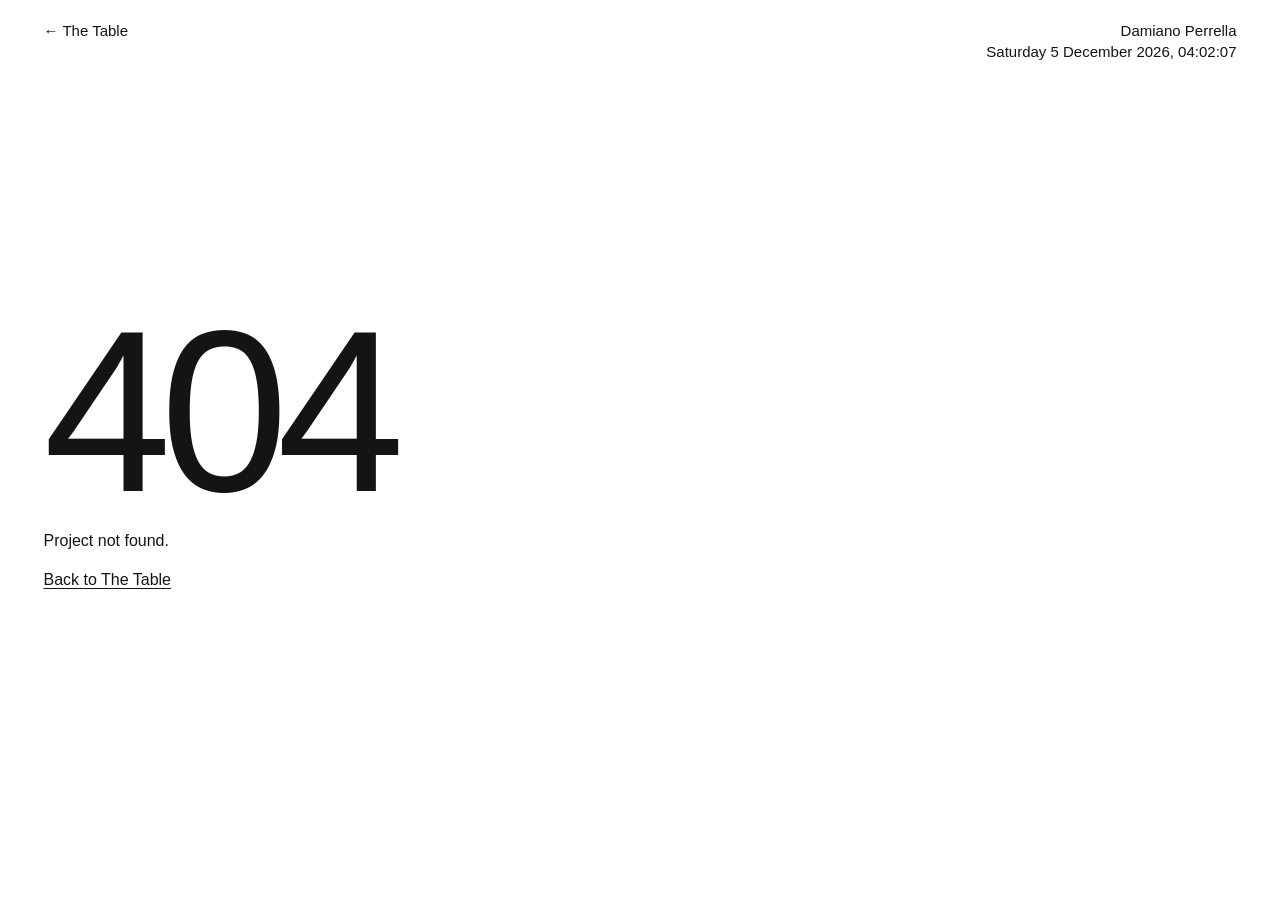
<file: project/index.html>
<!DOCTYPE html>
<html lang="en">
<head>
<meta charset="utf-8">
<meta name="viewport" content="width=device-width, initial-scale=1">
<meta name="pt-color" content="#141414">
<title>Project — Damiano Perrella</title>
<link rel="icon" href="/favicon.ico" sizes="48x48">
<link rel="icon" type="image/png" sizes="32x32" href="/favicon-32.png">
<link rel="icon" type="image/png" sizes="16x16" href="/favicon-16.png">
<link rel="apple-touch-icon" href="/apple-touch-icon.png">
<script src="../site.js"></script>
<link rel="stylesheet" href="../clean.css">
<style>
  /* the header sits over the full-screen plan: dark ink with a pale halo keeps it readable on pink, white and blue */
  body.ink-light .id a { color: #fff; text-shadow: 0 0 8px rgba(0,0,0,.55), 0 0 16px rgba(0,0,0,.35); }
  .id a { text-shadow: 0 0 6px rgba(255,255,255,.85), 0 0 14px rgba(255,255,255,.6); }

  /* ---------------- full-screen image ---------------- */
  .hero {
    position: relative;
    height: 100vh;
    height: 100svh;
    min-height: 420px;
    overflow: hidden;
    background: #ececec;
  }
  .hero img { position: absolute; inset: 0; width: 100%; height: 100%; object-fit: cover; display: block; }

  /* ---------------- the project ---------------- */
  .proj {
    max-width: var(--max);
    margin: 0 auto;
    padding: clamp(56px, 10vw, 140px) var(--pad) clamp(80px, 12vw, 180px);
  }
  .proj h1 {
    max-width: 14ch;
    font-size: clamp(40px, 7.4vw, 128px);
    line-height: .98;
    letter-spacing: -.035em;
  }
  .top {
    display: grid;
    grid-template-columns: repeat(12, minmax(0, 1fr));
    column-gap: var(--gap);
    row-gap: 48px;
    margin-top: clamp(40px, 6vw, 96px);
  }
  .facts { grid-column: 1 / span 4; font-size: 14px; line-height: 1.4; }
  .facts > div {
    display: grid;
    grid-template-columns: 7.5em minmax(0, 1fr);
    gap: 0 var(--gap);
    padding: 11px 0;
    border-top: 1px solid var(--rule);
  }
  .facts > div:first-child { border-top-color: var(--ink); }
  .facts dt { color: var(--ink-soft); }
  .sub { margin-top: 1.1em; max-width: 34em; font-size: clamp(17px, 1.6vw, 24px); line-height: 1.3; letter-spacing: -.01em; }
  .desc h2 { font-size: clamp(22px, 2.2vw, 34px); line-height: 1.1; letter-spacing: -.02em; margin-bottom: .2em; }
  .desc { grid-column: 6 / span 7; display: flex; flex-direction: column; gap: 1.1em; }
  .desc p { max-width: 36em; font-size: clamp(17px, 1.5vw, 22px); line-height: 1.5; }
  .soon { font-size: 15px; color: var(--ink-soft); }

  /* ---------------- images and text of every size ---------------- */
  .gal {
    display: grid;
    grid-template-columns: repeat(12, minmax(0, 1fr));
    column-gap: var(--gap);
    row-gap: clamp(36px, 6vw, 96px);
    align-items: start;
    margin-top: clamp(80px, 12vw, 200px);
  }
  .gal.scaled { width: calc(var(--gal-scale) * 100%); margin-inline: auto; }
  .it { min-width: 0; }
  .it img { display: block; width: 100%; height: auto; background: #f0f0f0; }
  .cap { margin-top: 10px; font-size: 12px; line-height: 1.4; color: var(--ink-soft); font-variant-numeric: tabular-nums; }
  .cap b { margin-right: .9em; font-weight: 400; color: var(--ink); }
  .txt { font-size: clamp(15px, 1.2vw, 18px); line-height: 1.55; }
  .txt p + p { margin-top: .9em; }
  .txt h3 { font-size: clamp(20px, 1.9vw, 28px); font-weight: 400; line-height: 1.12; letter-spacing: -.02em; margin-bottom: .7em; }
  .it img { cursor: zoom-in; }

  /* ---------------- click-to-enlarge ---------------- */
  .lb { position: fixed; inset: 0; z-index: 50; background: #fff; display: none; flex-direction: column; }
  .lb.on { display: flex; }
  .lb-stage { position: relative; flex: 1; overflow: hidden; display: flex; align-items: center; justify-content: center; cursor: zoom-in; touch-action: none; }
  .lb-stage.zoomed { cursor: grab; }
  .lb-stage.drag { cursor: grabbing; }
  .lb-stage img { max-width: calc(100% - 2 * var(--pad)); max-height: 100%; user-select: none; -webkit-user-drag: none; transform-origin: 0 0; }
  .lb-bar { display: flex; justify-content: space-between; align-items: baseline; gap: var(--gap); padding: 14px var(--pad) 18px; font-size: 13px; line-height: 1.4; color: var(--ink-soft); font-variant-numeric: tabular-nums; }
  .lb-bar b { font-weight: 400; color: var(--ink); margin-right: .9em; }
  .lb button { font: inherit; color: var(--ink); background: none; border: 0; cursor: pointer; padding: 0; }
  .lb button:hover, .lb button:focus-visible { text-decoration: underline; outline: none; }
  .lb-top { position: absolute; top: 1.25rem; right: var(--pad); z-index: 2; font-size: 15px; }
  .lb-nav { display: flex; gap: 1.4em; flex: none; }

  .s-full  { grid-column: 1 / -1; margin-inline: calc(var(--pad) * -1); }
  .s-full .cap { padding-inline: var(--pad); }
  .s-wide  { grid-column: 1 / -1; }
  .s-large { grid-column: span 8; }
  .s-half  { grid-column: span 6; }
  .s-small { grid-column: span 4; }
  .s-quarter { grid-column: span 3; }
  .s-eighth { grid-column: span 2; }
  .a-center.s-large { grid-column: 3 / span 8; }
  .a-center.s-half  { grid-column: 4 / span 6; }
  .a-center.s-small { grid-column: 5 / span 4; }
  .a-center.s-quarter { grid-column: 5 / span 3; }
  .a-center.s-eighth { grid-column: 3 / span 2; }   /* first of a row of four, which centres the row */
  .a-right.s-quarter { grid-column: 10 / span 3; }
  .a-right.s-large  { grid-column: 5 / span 8; }
  .a-right.s-half   { grid-column: 7 / span 6; }
  .a-right.s-small  { grid-column: 9 / span 4; }

  /* optional per-item scale (0-1): the item is shrunk inside its column; fit says where it sits there */
  .it.sc { width: calc(var(--it-scale) * 100%); }
  .it.sc.f-end { justify-self: end; }
  .it.sc.f-center { justify-self: center; }


  /* ---------------- slides: one image or text at a time, coloured boxes on the right ---------------- */
  body.slides { overflow: hidden; height: 100svh; }
  .sl { position: fixed; inset: 0; z-index: 10; background: #fff; }
  .sl-slide {
    position: absolute; inset: 0;
    display: flex; flex-direction: column; align-items: center;      /* children centre themselves with margin:auto, so a tall slide scrolls from its top */
    padding: 76px 72px 88px;
    opacity: 0; visibility: hidden; transition: opacity .22s ease, visibility 0s linear .22s;
    overflow: auto;
  }
  .sl-slide.on { opacity: 1; visibility: visible; transition: opacity .22s ease; }
  .sl-slide img {
    display: block; max-width: min(100%, 1400px); max-height: 100%;
    width: auto; height: auto; margin: auto; object-fit: contain; cursor: pointer;
    user-select: none; -webkit-user-drag: none;
  }
  .sl-slide.pic { overflow: hidden; }
  .sl-slide.pic img { max-height: calc(100svh - 76px - 88px); }
  .sl, .sl-slide { cursor: pointer; }
  .sl-text { width: min(100%, 34em); margin: auto; }
  .sl-text h3 { font-size: clamp(22px, 2.6vw, 40px); font-weight: 400; line-height: 1.1; letter-spacing: -.025em; margin-bottom: .6em; }
  .sl-text p { font-size: clamp(18px, 1.9vw, 28px); line-height: 1.32; letter-spacing: -.012em; }
  .sl-text p + p { margin-top: .9em; }
  /* a long list or passage: smaller type in two columns so it fits on one slide */
  .sl-text.long { width: min(100%, 52em); column-count: 2; column-gap: 3em; }
  .sl-text.long h3, .sl-text.long p { column-span: none; break-inside: avoid; }
  .sl-text.long p { font-size: clamp(15px, 1.35vw, 21px); line-height: 1.3; }
  .sl-text.long p + p { margin-top: .6em; }
  @media (max-width: 760px) { .sl-text.long { column-count: 1; } }
  .sl-info { width: min(100%, 1100px); margin: auto; }
  .sl-info h1 { max-width: 14ch; font-size: clamp(34px, 5vw, 80px); line-height: .98; letter-spacing: -.035em; }
  .sl-info .desc p { font-size: clamp(14px, 1.2vw, 18px); line-height: 1.45; }
  .sl-info .sub { font-size: clamp(16px, 1.4vw, 21px); }
  .sl-info .top { margin-top: clamp(28px, 4vw, 56px); row-gap: 32px; }
  .sl-foot {
    position: absolute; left: 0; right: 0; bottom: 0; z-index: 3;
    padding: 0 72px 22px; text-align: center; font-size: 13px; line-height: 1.4; color: var(--ink-soft);
    pointer-events: none; font-variant-numeric: tabular-nums;
  }
  .sl-foot b { font-weight: 400; color: var(--ink); margin-right: .9em; }
  .sl-foot .t { display: block; margin-top: 2px; color: var(--ink); }
  .sl-nav { position: absolute; top: 0; right: 0; bottom: 0; z-index: 4; display: flex; flex-direction: column; align-items: flex-end; width: 56px; }
  .sl-nav button {
    flex: 1 1 0; min-height: 0; width: 22px; padding: 0; border: 0; cursor: pointer;
    background: var(--c, transparent); box-shadow: inset 0 0 0 .5px rgba(0,0,0,.12);
    transition: width .22s ease;
  }
  .sl-nav button:hover { width: 32px; }
  .sl-nav button.on { width: 40px; }
  .sl-nav button:focus-visible { outline: 2px solid var(--ink); outline-offset: -2px; }
  @media (max-width: 760px) {
    .sl-slide { padding: 64px 36px 84px 14px; }
    .sl-slide.pic img { max-height: calc(100svh - 64px - 84px); }
    .sl-foot { padding: 0 36px 18px 14px; }
    .sl-nav { width: 40px; }
    .sl-nav button { width: 14px; }
    .sl-nav button.on { width: 26px; }
    .sl-nav button:hover { width: 14px; }
    .sl-nav button.on:hover { width: 26px; }
  }

  @media (max-width: 760px) {
    .it.sc { width: 100%; }
    .facts, .desc { grid-column: 1 / -1; }
    .gal .it:not(.s-full) { grid-column: 1 / -1 !important; }
    .gal.scaled { width: 100%; }
  }
</style>
</head>
<body>

<header class="id">
  <a class="back" href="/">&larr; The Table</a>
  <a href="/about">Damiano Perrella</a>
  <a href="/fate" id="clock" aria-label="Current date and time. Open the planetary chart."></a>
</header>

<main id="root"></main>

<script src="../projects.js"></script>
<script>
  const FIELDS = [["year", "Year"], ["location", "Location"], ["type", "Type"], ["category", "Category"], ["studio", "Studio"],
                  ["instructor", "Instructor"], ["instructors", "Instructors"], ["team", "Team"], ["client", "Client"],
                  ["area", "Area"], ["status", "Status"], ["role", "Role"], ["credits", "Credits"], ["published", "Published"]];
  const SIZES = ["full", "wide", "large", "half", "small", "quarter", "eighth"];
  const ALIGNS = ["left", "center", "right"];
  const esc = s => String(s).replace(/[&<>"']/g, c => ({ "&": "&amp;", "<": "&lt;", ">": "&gt;", '"': "&quot;", "'": "&#39;" }[c]));

  const url = s => /^(https?:|data:|\/)/.test(s) ? s : "/" + s;      // image paths in projects.js are from the site root
  const root = document.getElementById("root");
  const slug = new URLSearchParams(location.search).get("p");
  const index = PROJECTS.findIndex(p => p.slug === slug);


  /* ---------------- slides ---------------- */
  function runSlides(p, index, content) {
    document.body.classList.add("slides");
    const facts = FIELDS.filter(([k]) => p[k])
      .map(([k, label]) => `<div><dt>${label}</dt><dd>${[].concat(p[k]).map(esc).join('<br>')}</dd></div>`).join("");
    const descAll = [].concat(p.description || []);
    const paras = descAll.slice(0, 1).map(t => `<p>${esc(t)}</p>`).join("");     // the facts slide carries the first paragraph; any others get slides of their own
    const slides = [];                                             // {el, img, caption, n}
    const wrap = document.createElement("div");
    wrap.className = "sl";
    root.appendChild(wrap);

    const add = (cls, html, extra) => {
      const el = document.createElement("section");
      el.className = "sl-slide " + cls; el.innerHTML = html || "";
      wrap.appendChild(el); const s = Object.assign({ el, img: null, caption: "", n: 0 }, extra || {}); slides.push(s); return s;
    };
    const pic = (src, alt, caption, n) => {
      const s = add("pic", "", { caption, n });
      const img = document.createElement("img"); img.alt = alt; img.decoding = "async"; img.loading = "eager";
      img.src = src; s.el.appendChild(img); s.img = img; return s;
    };

    /* 1 the cover, 2 the facts, then every image and text in order */
    pic(p.cover ? url(p.cover) : placeholderCover(index), p.title, "", 0);
    add("", `<div class="sl-info"><h1>${esc(p.title)}</h1>${p.subtitle ? `<p class="sub">${esc(p.subtitle)}</p>` : ""}
      ${facts || paras ? `<div class="top">${facts ? `<dl class="facts">${facts}</dl>` : ""}${paras ? `<div class="desc">${p.descriptionTitle ? `<h2>${esc(p.descriptionTitle)}</h2>` : ""}${paras}</div>` : ""}</div>` : ""}</div>`);
    descAll.slice(1).forEach(t => {
      const el = document.createElement("div"); el.className = "sl-text";
      const tp = document.createElement("p"); tp.textContent = t; el.appendChild(tp);
      add("").el.appendChild(el);
    });
    const total = content.filter(x => x.src !== undefined).length, padn = String(total).length;
    let n = 0;
    content.forEach(item => {
      if (item.text !== undefined) {
        const el = document.createElement("div"); el.className = "sl-text";
        if (item.heading) { const h = document.createElement("h3"); h.textContent = item.heading; el.appendChild(h); }
        const tl = [].concat(item.text);
        tl.forEach(t => { const tp = document.createElement("p"); tp.textContent = t; el.appendChild(tp); });
        if (tl.length >= 8 || tl.join("").length > 900) el.classList.add("long");
        const s = add(""); s.el.appendChild(el);
      } else {
        n++;
        pic(item.src ? url(item.src) : placeholderPlate(n - 1, item.w || 1500, item.h || 1000), item.caption || (p.title + ", image " + n), item.caption || "", n);
      }
    });

    const foot = document.createElement("div"); foot.className = "sl-foot"; wrap.appendChild(foot);
    const nav = document.createElement("nav"); nav.className = "sl-nav"; nav.setAttribute("aria-label", "Slides"); wrap.appendChild(nav);
    const btns = slides.map((s, i) => {
      const b = document.createElement("button"); b.type = "button";
      b.setAttribute("aria-label", "Show " + (i + 1) + " of " + slides.length);
      b.addEventListener("click", () => go(i)); nav.appendChild(b); return b;
    });

    /* each box is one flat, vivid colour: the most colourful part of its image, pushed further in saturation.
       Slides with no colour of their own (line drawings, text) never get a grey box: they take the
       colour of the slide before, a little lighter or darker, so the column stays in colour. */
    const hex = c => "#" + c.map(v => ("0" + Math.round(Math.max(0, Math.min(255, v))).toString(16)).slice(-2)).join("");
    function vivid(rgb) {
      const r = rgb[0] / 255, g = rgb[1] / 255, bl = rgb[2] / 255, mx = Math.max(r, g, bl), mn = Math.min(r, g, bl);
      let l = (mx + mn) / 2, sat = mx === mn ? 0 : (mx - mn) / (1 - Math.abs(2 * l - 1)), h = 0;
      if (mx !== mn) { const d = mx - mn; h = mx === r ? ((g - bl) / d + (g < bl ? 6 : 0)) : mx === g ? (bl - r) / d + 2 : (r - g) / d + 4; h /= 6; }
      if (sat < .03) return null;                                   // no real colour in the image
      sat = Math.min(1, sat * 1.9 + .22);
      l = Math.max(.42, Math.min(.64, l));
      const q = l < .5 ? l * (1 + sat) : l + sat - l * sat, p = 2 * l - q;
      const f = t => { if (t < 0) t += 1; if (t > 1) t -= 1; return (t < 1 / 6 ? p + (q - p) * 6 * t : t < .5 ? q : t < 2 / 3 ? p + (q - p) * (2 / 3 - t) * 6 : p) * 255; };
      return [f(h + 1 / 3), f(h), f(h - 1 / 3)];
    }
    function colour(s, b) {
      try {
        const w = 24, h = 24, cv = document.createElement("canvas"); cv.width = w; cv.height = h;
        const x = cv.getContext("2d", { willReadFrequently: true }); x.drawImage(s.img, 0, 0, w, h);
        const d = x.getImageData(0, 0, w, h).data, m = [0, 0, 0]; let tw = 0;
        for (let i = 0; i < w * h; i++) {
          const r = d[i * 4], g = d[i * 4 + 1], bl = d[i * 4 + 2], mx = Math.max(r, g, bl), mn = Math.min(r, g, bl);
          const sat = mx === 0 ? 0 : (mx - mn) / mx, wt = .02 + sat * sat * sat;      // colourful pixels count the most
          m[0] += r * wt; m[1] += g * wt; m[2] += bl * wt; tw += wt;
        }
        s.rgb = vivid(m.map(v => v / tw));
        if (s === slides[0]) { const c = PT.sample(s.img); if (c) PT.setColor(c); }
      } catch (e) {}
    }
    function toHsl(c) {
      const r = c[0] / 255, g = c[1] / 255, b = c[2] / 255, mx = Math.max(r, g, b), mn = Math.min(r, g, b), l = (mx + mn) / 2;
      const sat = mx === mn ? 0 : (mx - mn) / (1 - Math.abs(2 * l - 1)); let h = 0;
      if (mx !== mn) { const d = mx - mn; h = mx === r ? ((g - b) / d + (g < b ? 6 : 0)) : mx === g ? (b - r) / d + 2 : (r - g) / d + 4; h /= 6; }
      return [h, sat, l];
    }
    function fromHsl(h, sat, l) {
      const q = l < .5 ? l * (1 + sat) : l + sat - l * sat, p = 2 * l - q;
      const f = t => { if (t < 0) t += 1; if (t > 1) t -= 1; return (t < 1 / 6 ? p + (q - p) * 6 * t : t < .5 ? q : t < 2 / 3 ? p + (q - p) * (2 / 3 - t) * 6 : p) * 255; };
      return [f(h + 1 / 3), f(h), f(h - 1 / 3)];
    }
    function nearby(prev) {                                          // the same colour, a little lighter or a little darker
      const [h, sat, l] = toHsl(prev), step = .09;
      const nl = l > .53 ? l - step : l + step;                      // light ones go darker, dark ones go lighter
      return fromHsl(h, sat, Math.max(.3, Math.min(.74, nl)));
    }
    function paint() {
      const first = slides.find(x => x.rgb);
      let prev = first ? first.rgb : [48, 84, 214];                 // no colour anywhere: a plain blue
      slides.forEach((s, i) => {
        if (s.rgb) prev = s.rgb; else { prev = nearby(prev); }
        btns[i].style.setProperty("--c", hex(prev));
      });
    }
    let pending = slides.filter(x => x.img).length;
    const settled = () => { if (--pending <= 0) paint(); };
    paint();                                                        // text-only decks are coloured straight away
    slides.forEach((s, i) => {
      if (!s.img) return;
      const run = () => { colour(s, btns[i]); settled(); };
      if (s.img.complete && s.img.naturalWidth) run();
      else { s.img.addEventListener("load", run, { once: true }); s.img.addEventListener("error", settled, { once: true }); }
    });

    let cur = -1;
    function go(i) {
      i = (i + slides.length) % slides.length;
      if (i === cur) return;
      cur = i;
      slides.forEach((s, k) => { s.el.classList.toggle("on", k === i); btns[k].classList.toggle("on", k === i); btns[k].toggleAttribute("aria-current", k === i); });
      const s = slides[i];
      foot.innerHTML = (s.caption ? `<b>${String(s.n).padStart(padn, "0")}</b>${esc(s.caption)}` : "") + `<span class="t">${esc(p.title)}</span>`;
      s.el.scrollTop = 0;
      try { history.replaceState(null, "", "#" + (i + 1)); } catch (e) {}
      const nx = slides[(i + 1) % slides.length]; if (nx.img) nx.img.loading = "eager";
    }
    wrap.addEventListener("click", e => {                             // a click anywhere on the slide moves on
      if (e.target.closest("a, button, nav")) return;
      const sel = window.getSelection && window.getSelection(); if (sel && String(sel).length) return;   // dragging to select text
      go(cur + 1);
    });

    document.addEventListener("keydown", e => {
      if (e.metaKey || e.ctrlKey || e.altKey) return;
      const k = e.key;
      if (k === "ArrowRight" || k === "ArrowDown" || k === "PageDown" || (k === " " && !e.shiftKey)) { e.preventDefault(); go(cur + 1); }
      else if (k === "ArrowLeft" || k === "ArrowUp" || k === "PageUp" || (k === " " && e.shiftKey)) { e.preventDefault(); go(cur - 1); }
      else if (k === "Home") { e.preventDefault(); go(0); }
      else if (k === "End") { e.preventDefault(); go(slides.length - 1); }
    });
    /* scrolling (wheel or trackpad): one slide per gesture, down or right for next, up or left for previous.
       A long text slide that has more to scroll is left alone until it reaches its end. */
    let wLast = 0, wAbs = 0, wLock = 0;
    wrap.addEventListener("wheel", e => {
      if (e.ctrlKey) return;                                          // pinch-zoom, not a scroll
      const dy = Math.abs(e.deltaY) >= Math.abs(e.deltaX) ? e.deltaY : e.deltaX, a = Math.abs(dy);
      const el = slides[cur].el;
      if (el.scrollHeight > el.clientHeight + 1) {
        if (dy > 0 && el.scrollTop + el.clientHeight < el.scrollHeight - 1) return;
        if (dy < 0 && el.scrollTop > 0) return;
      }
      e.preventDefault();
      const now = performance.now(), fresh = now - wLast > 100 || a > wAbs * 1.8;   // a new gesture, not a trackpad's trailing momentum
      wLast = now; wAbs = a;
      if (!fresh || now < wLock || a < 4) return;
      const to = cur + (dy > 0 ? 1 : -1);
      if (to < 0 || to >= slides.length) return;
      wLock = now + 420;
      go(to);
    }, { passive: false });
    let t0 = null;
    wrap.addEventListener("touchstart", e => { t0 = e.touches.length === 1 ? { x: e.touches[0].clientX, y: e.touches[0].clientY } : null; }, { passive: true });
    wrap.addEventListener("touchend", e => {
      if (!t0) return; const t = e.changedTouches[0], dx = t.clientX - t0.x, dy = t.clientY - t0.y; t0 = null;
      if (Math.max(Math.abs(dx), Math.abs(dy)) < 45) return;
      const next = Math.abs(dx) > Math.abs(dy) ? dx < 0 : dy < 0; go(cur + (next ? 1 : -1));
    }, { passive: true });

    const start = parseInt(location.hash.slice(1), 10);
    go(start >= 1 && start <= slides.length ? start - 1 : 0);
  }

  if (index < 0) {
    document.title = "Not found — Damiano Perrella";
    root.innerHTML = `<section class="notfound"><h1>404</h1><p>Project not found.</p><p><a href="/">Back to The Table</a></p></section>`;
  } else {
    const p = PROJECTS[index];
    document.title = p.title + " — Damiano Perrella";

    const facts = FIELDS.filter(([k]) => p[k])
      .map(([k, label]) => `<div><dt>${label}</dt><dd>${[].concat(p[k]).map(esc).join('<br>')}</dd></div>`).join("");
    const paras = [].concat(p.description || []).map(t => `<p>${esc(t)}</p>`).join("");
    const content = p.content || p.images || [];                       // "images" is the old name

    render: {
    if (p.viewer === "slides") { runSlides(p, index, content); break render; }

    root.innerHTML = `
      <section class="hero"><img id="hero" alt="${esc(p.title)}" fetchpriority="high"></section>
      <article class="proj">
        <h1>${esc(p.title)}</h1>
        ${p.subtitle ? `<p class="sub">${esc(p.subtitle)}</p>` : ""}
        ${facts || paras ? `<div class="top">
            ${facts ? `<dl class="facts">${facts}</dl>` : ""}
            ${paras ? `<div class="desc">${p.descriptionTitle ? `<h2>${esc(p.descriptionTitle)}</h2>` : ""}${paras}</div>` : ""}
          </div>` : ""}
        ${facts || paras || content.length ? "" : '<p class="top soon">Coming soon.</p>'}
        ${content.length ? '<section class="gal" id="gal"></section>' : ""}
      </article>`;

    /* the full-screen image is the same one as on the card */
    const hero = document.getElementById("hero");
    hero.addEventListener("load", () => { const c = PT.sample(hero); if (c) PT.setColor(c); });
    if (p.heroPosition) hero.style.objectPosition = p.heroPosition;
    /* a dark full-screen image: the header turns white while it is on screen */
    if (p.heroInk === "light") {
      const heroEl = document.querySelector(".hero");
      const upd = () => document.body.classList.toggle("ink-light", heroEl.getBoundingClientRect().bottom > 60);
      addEventListener("scroll", upd, { passive: true }); addEventListener("resize", upd); upd();
    }
    hero.src = p.cover ? url(p.cover) : placeholderCover(index);

    /* the gallery */
    const gal = document.getElementById("gal");
    /* optional per-project scale (e.g. 0.75): the gallery is narrowed and centred */
    /* optional per-project row spacing multiplier, e.g. 1.6 = 60% more space between rows */
    if (gal && p.space > 0) gal.style.rowGap = `calc(clamp(36px, 6vw, 96px) * ${p.space})`;
    if (gal && p.scale && p.scale > 0 && p.scale < 1) { gal.style.setProperty("--gal-scale", p.scale); gal.classList.add("scaled"); }
    const shots = [];
    if (gal) {
      let n = 0;
      const total = content.filter(x => x.src !== undefined).length;
      const pad = String(total).length;
      content.forEach((item, i) => {
        const size = SIZES.includes(item.size) ? item.size : "wide";
        const align = ALIGNS.includes(item.align) ? item.align : "left";
        const el = document.createElement(item.text !== undefined ? "div" : "figure");
        el.className = `it s-${size} a-${align}`;
        if (item.scale > 0 && item.scale < 1) {
          el.classList.add("sc", "f-" + (item.fit === "end" || item.fit === "center" ? item.fit : "start"));
          el.style.setProperty("--it-scale", item.scale);
        }
        if (item.text !== undefined) {
          el.classList.add("txt");
          if (item.heading) { const h = document.createElement("h3"); h.textContent = item.heading; el.appendChild(h); }
          [].concat(item.text).forEach(t => { const tp = document.createElement("p"); tp.textContent = t; el.appendChild(tp); });
        } else {
          n++;
          const img = document.createElement("img");
          img.loading = i < 2 ? "eager" : "lazy";
          img.decoding = "async";
          img.alt = item.caption || (p.title + ", image " + n);
          if (item.w && item.h) { img.width = item.w; img.height = item.h; }
          img.src = item.src ? url(item.src) : placeholderPlate(n - 1, item.w || 1500, item.h || 1000);
          el.appendChild(img);
          shots.push({ img, src: img.src, caption: item.caption || "", n });
          img.tabIndex = 0; img.setAttribute("role", "button");
          const idx = shots.length - 1;
          img.addEventListener("click", () => openLB(idx));
          img.addEventListener("keydown", e => { if (e.key === "Enter" || e.key === " ") { e.preventDefault(); openLB(idx); } });
          if (item.caption !== undefined) {
            const cap = document.createElement("figcaption");
            cap.className = "cap";
            cap.innerHTML = `<b>${String(n).padStart(pad, "0")}</b>${esc(item.caption)}`;
            el.appendChild(cap);
          }
        }
        gal.appendChild(el);
      });
    }

    /* click-to-enlarge: click toggles fit / full size, drag pans, arrows and Esc work */
    const lb = document.createElement("div");
    lb.className = "lb"; lb.setAttribute("role", "dialog"); lb.setAttribute("aria-modal", "true"); lb.setAttribute("aria-label", "Enlarged image");
    lb.innerHTML = `<button class="lb-top" type="button" data-a="close">Close ✕</button>
      <div class="lb-stage"><img alt=""></div>
      <div class="lb-bar"><span class="lb-cap"></span><span class="lb-nav"><button type="button" data-a="prev">&larr; Prev</button><span class="lb-count"></span><button type="button" data-a="next">Next &rarr;</button></span></div>`;
    document.body.appendChild(lb);
    const stage = lb.querySelector(".lb-stage"), big = stage.querySelector("img");
    let cur = 0, zoom = false, tx = 0, ty = 0, drag = null, moved = false;
    const place = () => { big.style.transform = zoom ? `translate(${tx}px, ${ty}px)` : ""; };
    function fit() {
      zoom = false; tx = ty = 0; stage.classList.remove("zoomed");
      big.style.maxWidth = ""; big.style.maxHeight = ""; big.style.width = ""; big.style.position = ""; big.style.left = big.style.top = "";
      place();
    }
    function show(i) {
      cur = (i + shots.length) % shots.length; fit();
      const s = shots[cur];
      big.src = s.src; big.alt = s.caption;
      const pad = String(shots.length).length;
      lb.querySelector(".lb-cap").innerHTML = `<b>${String(s.n).padStart(pad, "0")}</b>${esc(s.caption)}`;
      lb.querySelector(".lb-count").textContent = `${cur + 1} / ${shots.length}`;
    }
    function openLB(i) { show(i); lb.classList.add("on"); document.documentElement.style.overflow = "hidden"; lb.querySelector("[data-a=close]").focus(); }
    function closeLB() { lb.classList.remove("on"); document.documentElement.style.overflow = ""; fit(); const s = shots[cur]; if (s) s.img.focus({ preventScroll: true }); }
    function toggleZoom(cx, cy) {
      if (zoom) { fit(); return; }
      const r = big.getBoundingClientRect(), sr = stage.getBoundingClientRect();
      const nw = big.naturalWidth, nh = big.naturalHeight;
      if (!nw || nw <= r.width * 1.05) return;                 // already at full size
      zoom = true; stage.classList.add("zoomed");
      big.style.maxWidth = "none"; big.style.maxHeight = "none"; big.style.width = nw + "px";
      big.style.position = "absolute"; big.style.left = "0"; big.style.top = "0";
      const fx = (cx - r.left) / r.width, fy = (cy - r.top) / r.height;       // the point clicked, as a fraction of the image
      tx = sr.width / 2 - fx * nw; ty = sr.height / 2 - fy * nh;
      clampPan(); place();
    }
    function clampPan() {
      const sr = stage.getBoundingClientRect(), w = big.naturalWidth, h = big.naturalHeight;
      tx = w <= sr.width ? (sr.width - w) / 2 : Math.min(0, Math.max(sr.width - w, tx));
      ty = h <= sr.height ? (sr.height - h) / 2 : Math.min(0, Math.max(sr.height - h, ty));
    }
    stage.addEventListener("pointerdown", e => { drag = { x: e.clientX, y: e.clientY, tx, ty }; moved = false; stage.setPointerCapture(e.pointerId); });
    stage.addEventListener("pointermove", e => {
      if (!drag || !zoom) return;
      const dx = e.clientX - drag.x, dy = e.clientY - drag.y;
      if (Math.abs(dx) + Math.abs(dy) > 4) { moved = true; stage.classList.add("drag"); }
      tx = drag.tx + dx; ty = drag.ty + dy; clampPan(); place();
    });
    stage.addEventListener("pointerup", e => { stage.classList.remove("drag"); const was = moved; drag = null; if (!was) toggleZoom(e.clientX, e.clientY); });
    lb.addEventListener("click", e => {
      const a = e.target.closest("[data-a]"); if (!a) return;
      if (a.dataset.a === "close") closeLB(); else if (a.dataset.a === "next") show(cur + 1); else show(cur - 1);
    });
    document.addEventListener("keydown", e => {
      if (!lb.classList.contains("on")) return;
      if (e.key === "Escape") closeLB();
      else if (e.key === "ArrowRight") show(cur + 1);
      else if (e.key === "ArrowLeft") show(cur - 1);
    });
    window.addEventListener("resize", () => { if (lb.classList.contains("on")) fit(); });
    if (!shots.length) lb.remove();
    }
  }
</script>
</body>
</html>
</file>
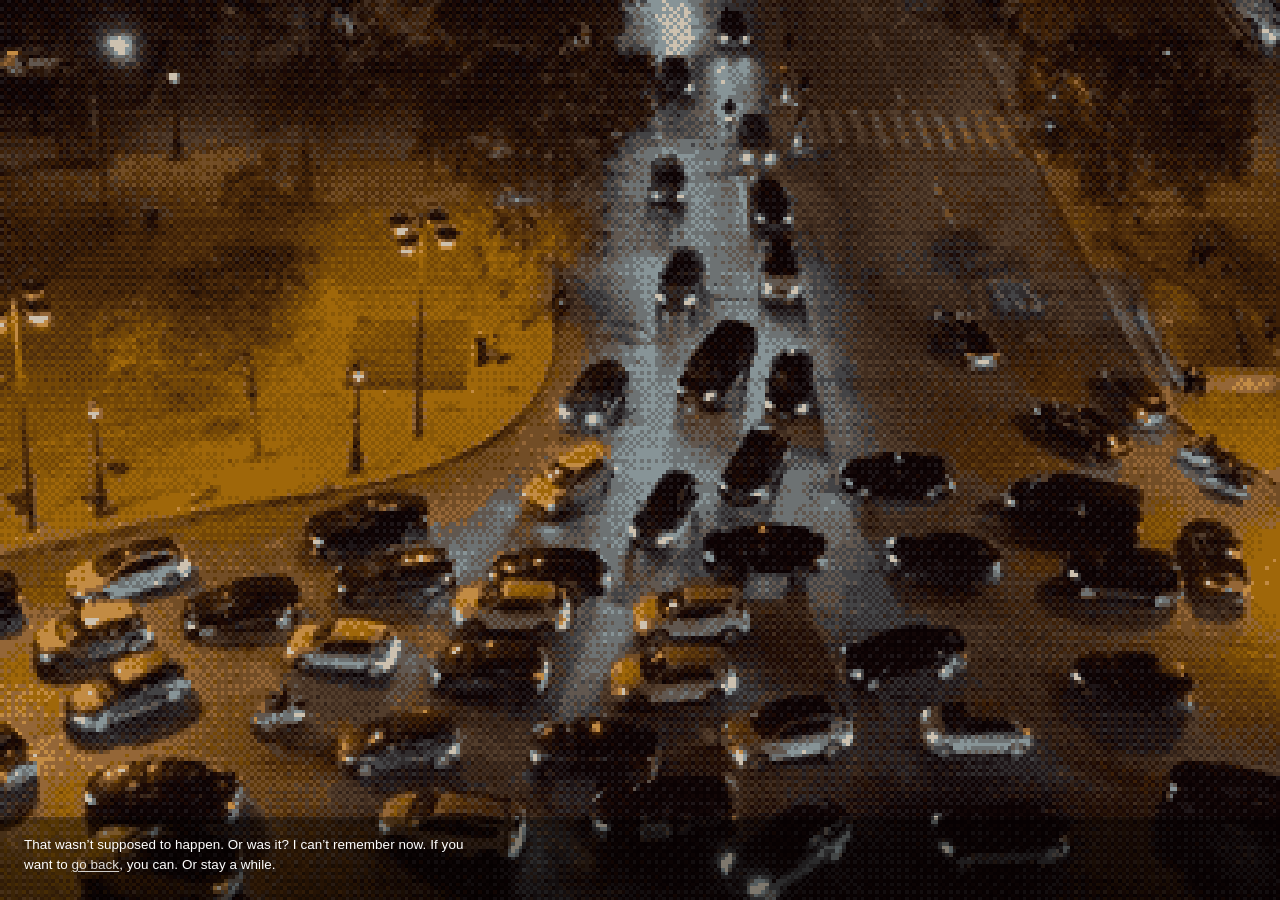
<file: stay/index.html>
<!DOCTYPE html>
<html lang="en" data-stay>
<head>
<meta charset="utf-8">
<meta name="viewport" content="width=device-width, initial-scale=1">
<meta name="pt-color" content="#3a0e14">
<meta name="robots" content="noindex">
<title>Damiano Perrella</title>
<link rel="icon" href="/favicon.ico" sizes="48x48">
<link rel="icon" type="image/png" sizes="32x32" href="/favicon-32.png">
<link rel="icon" type="image/png" sizes="16x16" href="/favicon-16.png">
<link rel="apple-touch-icon" href="/apple-touch-icon.png">
<script src="../site.js"></script>
<style>
  html, body { margin: 0; height: 100%; background: #0b0d10; }
  body { font-family: "Helvetica Neue", Helvetica, Arial, sans-serif; color: #fff; overflow: hidden; }
  video, .poster { position: fixed; inset: 0; width: 100%; height: 100%; object-fit: cover; object-position: 50% 72%; image-rendering: pixelated; }
  .poster { background: url("night.png") 50% 72% / cover no-repeat; }
  .words { position: fixed; left: 0; right: 0; bottom: 0; padding: 18px 24px 26px; box-sizing: border-box;
           background: rgba(0, 0, 0, .38); }
  .words p { margin: 0 auto 0 0; max-width: 34em; font-size: clamp(12px, 1.05vw, 15px); line-height: 1.45; letter-spacing: .005em; text-shadow: 0 1px 6px rgba(0,0,0,.55); }
  .words a { color: inherit; text-decoration: underline; text-underline-offset: .18em; text-decoration-thickness: 1px; opacity: .85; }
  .words a:hover, .words a:focus-visible { opacity: 1; }
</style>
</head>
<body>
<div class="poster" aria-hidden="true"></div>
<video src="night.mp4" poster="night.png" autoplay muted loop playsinline aria-hidden="true"></video>
<div class="words">
  <p>That wasn&rsquo;t supposed to happen. Or was it? I can&rsquo;t remember now. If you want to <a id="back" href="/">go back</a>, you can. Or stay a while.</p>
</div>
<script>
  // "go back" returns to the page the click started from (falls back to the front page)
  (function () {
    try {
      var from = sessionStorage.getItem("detour-from");
      if (from && new URL(from).origin === location.origin) document.getElementById("back").href = from;
    } catch (e) {}
  })();
</script>
</body>
</html>
</file>
<file: clean.css>
/* ======================================================================
   clean.css — the plain white look shared by every page except the
   landing page (About, the project pages, Fate and the 404).
   The landing page keeps its own felt-table styling.
   ====================================================================== */
:root {
  --bg: #ffffff;
  --ink: #141414;
  --ink-soft: rgba(20, 20, 20, .58);
  --rule: rgba(20, 20, 20, .16);
  --red: #de1f26;                                   /* the one accent: hard aspects on /fate */

  --font: "Helvetica Neue", Helvetica, Arial, sans-serif;   /* the only typeface */

  --pad: clamp(20px, 3.4vw, 52px);                  /* page side margin */
  --gap: clamp(12px, 1.7vw, 26px);                  /* space between columns */
  --max: 1680px;                                    /* widest the content grows */
}

* { box-sizing: border-box; margin: 0; padding: 0; }

html { background: var(--bg); }
body {
  min-height: 100vh;
  background: var(--bg);
  color: var(--ink);
  font-family: var(--font);
  font-size: 16px;
  line-height: 1.55;
  -webkit-font-smoothing: antialiased;
}
a { color: inherit; text-underline-offset: 3px; }
h1, h2 { font-weight: 400; }

/* ---------------- header: name + clock on the right, a way back on the left ---------------- */
.id {
  position: fixed; top: 0; left: 0; right: 0;
  z-index: 20;
  padding: 1.25rem var(--pad) 0;
  text-align: right;
  font-size: 15px;
  line-height: 1.4;
  color: var(--ink);
  pointer-events: none;                             /* only the links themselves are clickable */
}
.id a {
  display: block;
  width: fit-content;
  margin-left: auto;
  color: inherit;
  text-decoration: none;
  pointer-events: auto;
  font-variant-numeric: tabular-nums;               /* stops the seconds jittering */
}
.id a.back { position: absolute; left: var(--pad); top: 1.25rem; margin: 0; }
.id a:hover, .id a:focus-visible { text-decoration: underline; outline: none; }

/* ---------------- small-caps labels used for section headings ---------------- */
.label {
  font-size: 11px;
  letter-spacing: .16em;
  text-transform: uppercase;
  color: var(--ink-soft);
}

/* ---------------- about page ---------------- */
.about {
  max-width: var(--max);
  margin: 0 auto;
  padding: clamp(120px, 18vh, 200px) var(--pad) clamp(80px, 12vh, 140px);
}
.intro {
  display: grid;
  grid-template-columns: minmax(0, 1fr) minmax(180px, 24vw);
  gap: 40px var(--gap);
  align-items: start;
}
.headshot { display: block; width: 100%; height: auto; }
.lede {
  max-width: 34em;
  font-size: clamp(19px, 2.1vw, 30px);
  line-height: 1.28;
  letter-spacing: -.012em;
}
.lede p + p { margin-top: 1.1em; }
.reading {
  margin-top: clamp(48px, 8vh, 96px);
}
.reading .label { margin-bottom: 10px; }
.reading p { font-size: clamp(19px, 2.1vw, 30px); letter-spacing: -.012em; }
.cols a { text-decoration: underline; text-underline-offset: 3px; text-decoration-thickness: 1px; }
.cols a:hover { text-decoration-thickness: 2px; }
.cols {
  display: grid;
  grid-template-columns: repeat(auto-fit, minmax(220px, 1fr));
  gap: 32px var(--gap);
  margin-top: clamp(64px, 12vh, 140px);
  padding-top: 18px;
  border-top: 1px solid var(--ink);
}
.cols h2 { margin-bottom: 10px; }
.cols p { max-width: 28em; }

@media (max-width: 760px) {
  .intro { grid-template-columns: 1fr; }
  .headshot { order: -1; width: min(60%, 260px); }
}

/* ---------------- 404 ---------------- */
.notfound {
  min-height: 100vh;
  display: flex; flex-direction: column; justify-content: center;
  padding: 0 var(--pad);
  gap: 14px;
}
.notfound h1 { font-size: clamp(80px, 18vw, 280px); line-height: .9; letter-spacing: -.05em; }
</file>
